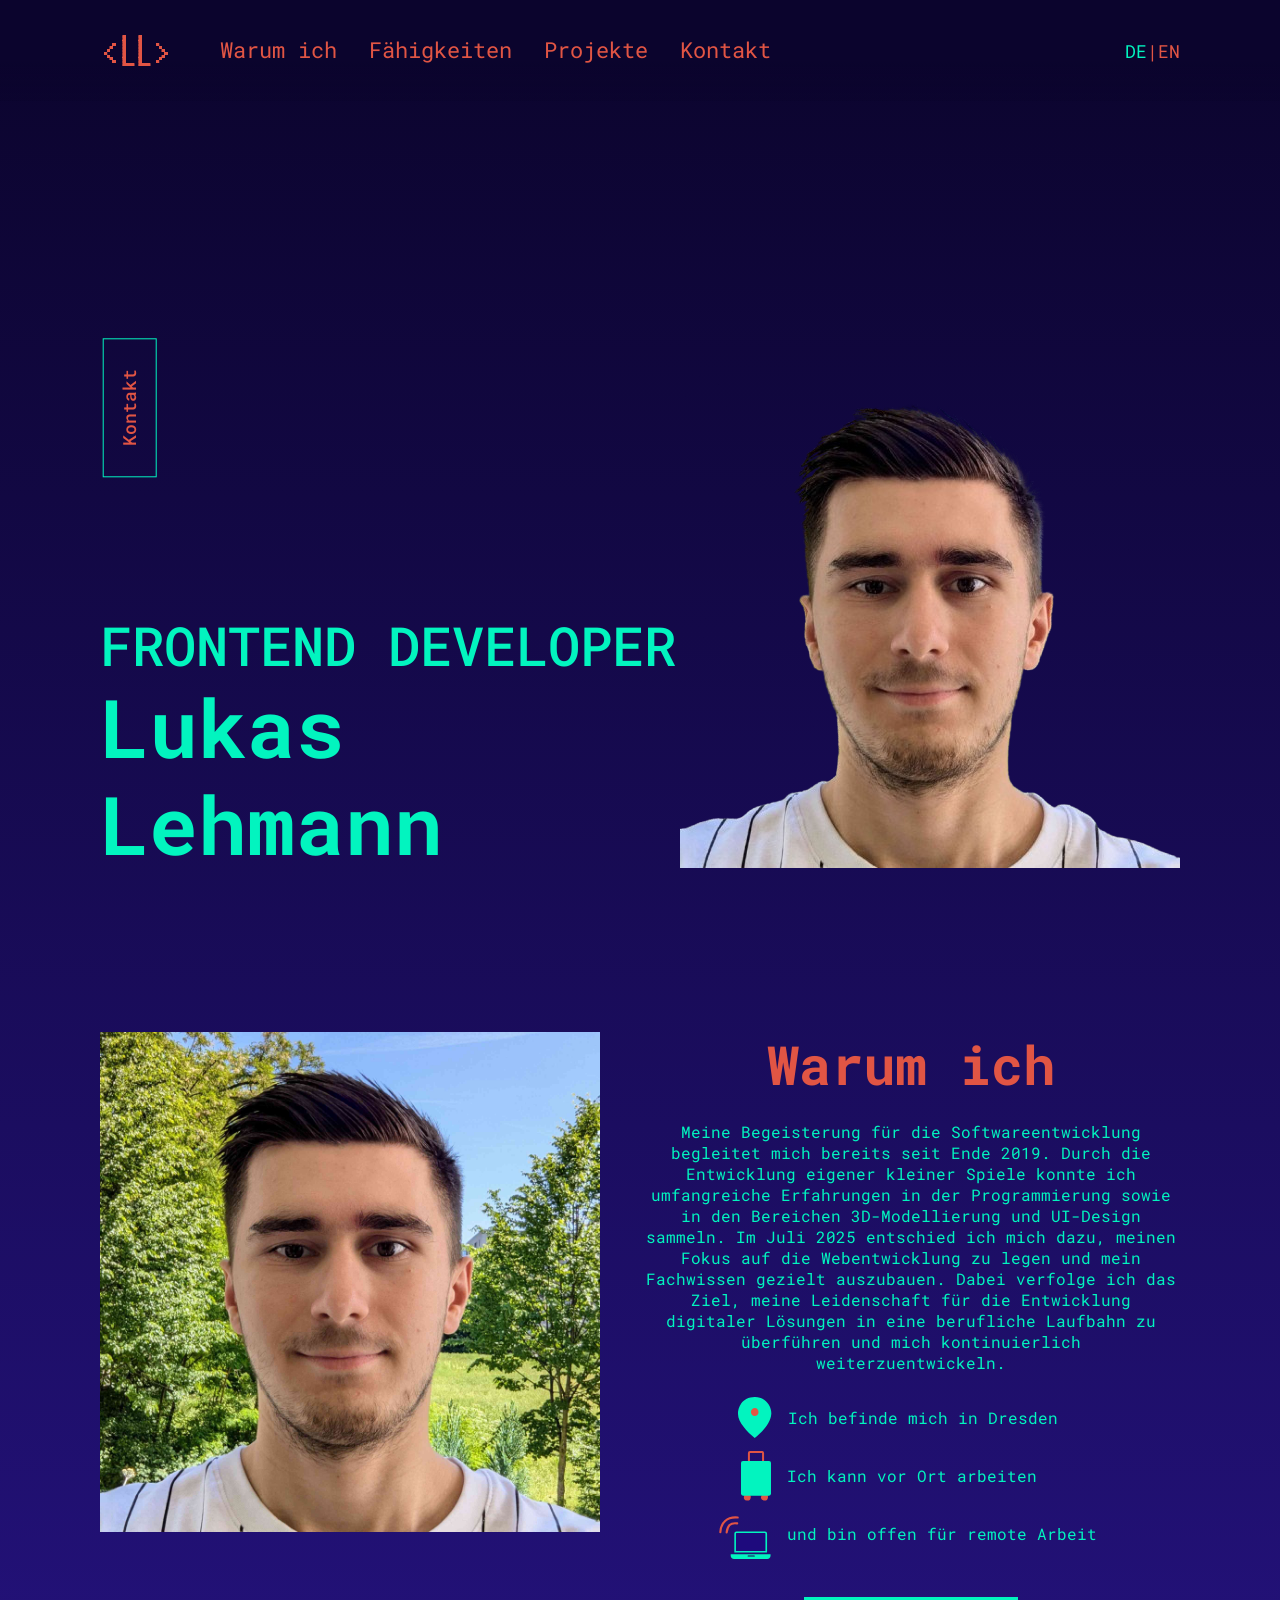
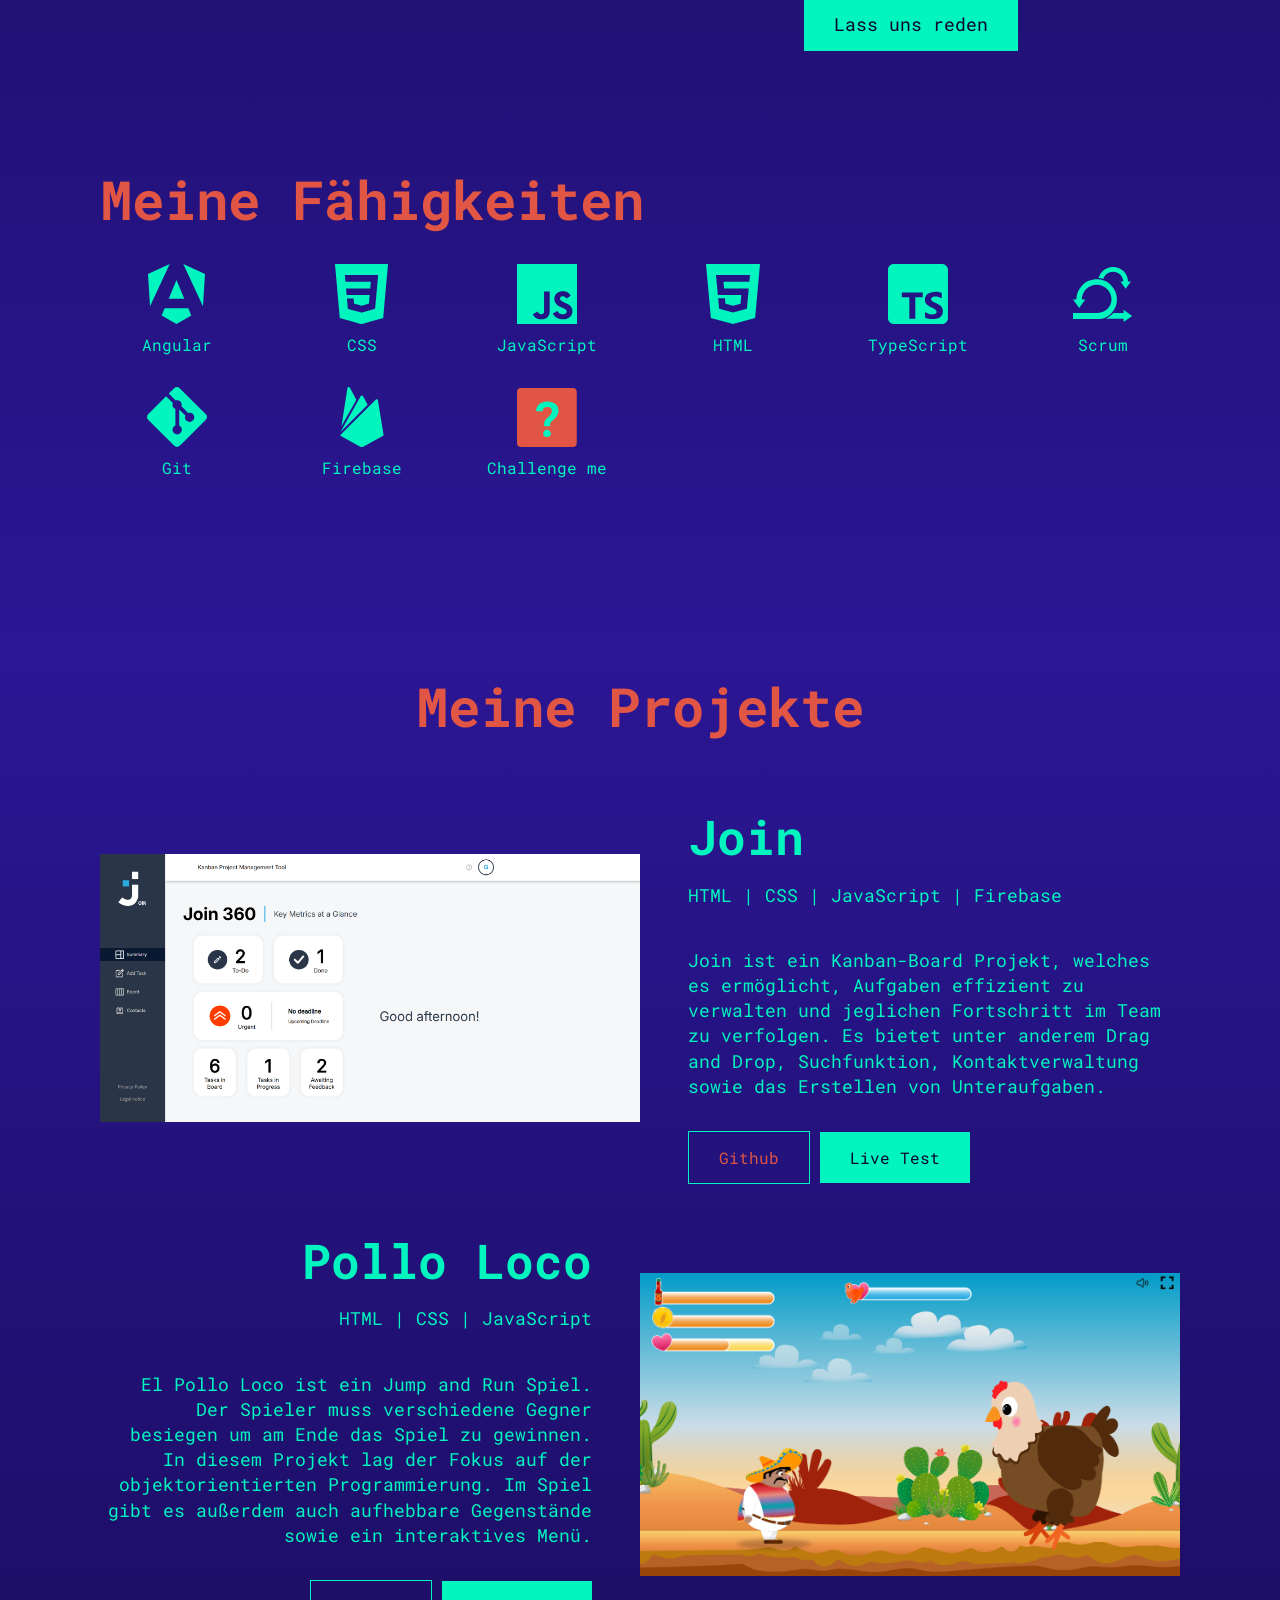
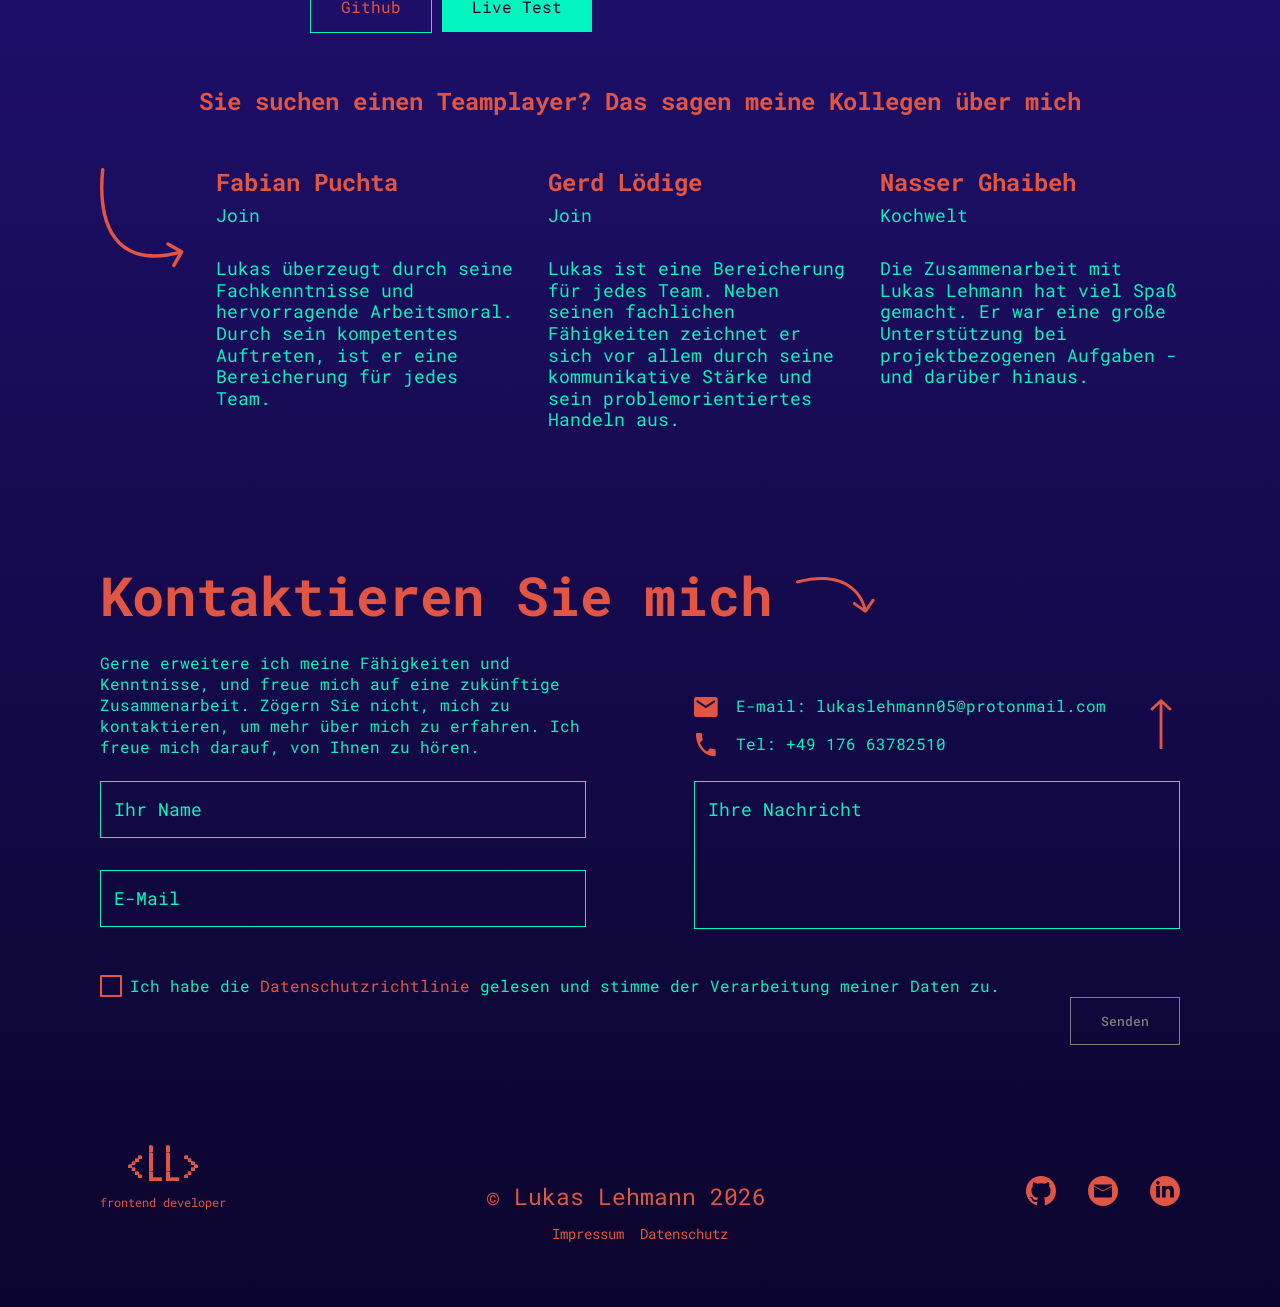
<file: index.html>
<!DOCTYPE html>
<html lang="de">

<head>
    <meta charset="UTF-8">
    <meta name="viewport" content="width=device-width, initial-scale=1.0">
    <title>Lukas Lehmann</title>
    <link rel="stylesheet" href="./style.css">
    <link rel="stylesheet" href="./style/content.css">
    <link rel="stylesheet" href="./style/header_footer.css">
    <link rel="stylesheet" href="./style/responsive.css">
    <link rel="stylesheet" href="./style/header_footer_responsive.css">
    <link rel="shortcut icon" href="./img/icons/favicon.png" type="image/x-icon">
</head>

<body onload="init()">
    <header id="header">
        <div class="header-content">
            <div class="language-selector-burger">
                <a class="language-text current-language" href="index.html">DE</a>
                <p>|</p>
                <a class="language-text" href="./en/index.html">EN</a>
            </div>
            <div class="nav-bar" id="nav_bar">
                <p><a href="#hero_section">&lt;LL&gt;</a></p>
                <nav class="nav-links">
                    <a href="#about_section highlight" id="nav_about_section" onclick="toggleBurgerMenu()">Warum ich</a>
                    <a href="#skill_section highlight" id="nav_skill_section"
                        onclick="toggleBurgerMenu()">Fähigkeiten</a>
                    <a href="#project_section highlight" id="nav_project_section"
                        onclick="toggleBurgerMenu()">Projekte</a>
                    <a href="#contact_section highlight" id="nav_contact_section"
                        onclick="toggleBurgerMenu()">Kontakt</a>
                </nav>
            </div>
            <div class="language-selector">
                <a class="language-text current-language" href="index.html">DE</a>
                <p>|</p>
                <a class="language-text" href="./en/index.html">EN</a>
            </div>

            <img src="./img/icons/burger_closed.svg" alt="burger menu" class="burger-menu" onclick="toggleBurgerMenu()"
                id="burger_menu">
        </div>
    </header>

    <main>
        <div class="main-content">
            <section class="hero-section" id="hero_section">
                <a class="scroll-down hover-green" href="#about_section highlight">
                    <img src="./img/icons/arrow_down.svg" alt="arrow down">
                </a>
                <a class="contact-button" href="#footer">
                    Kontakt
                </a>
                <div class="hero-content">
                    <div class="h1-section">
                        <p>FRONTEND DEVELOPER</p>
                        <h1>Lukas Lehmann</h1>
                    </div>

                    <div>
                        <img src="./img/lukaslehmann_no_bg.png" alt="Lukas Lehmann" class="hero-section-image">
                    </div>
                </div>
            </section>
            <section class="about-section" id="about_section highlight">
                <img src="./img/lukaslehmann.jpg" alt="Lukas Lehmann" class="hide-1100">
                <div class="about-content">
                    <h2 class="about-title">Warum ich</h2>
                    <p class="about-info-text">Meine Begeisterung für die Softwareentwicklung begleitet mich bereits
                        seit Ende 2019. Durch die Entwicklung eigener kleiner Spiele konnte ich umfangreiche Erfahrungen
                        in der Programmierung sowie in den Bereichen 3D-Modellierung und UI-Design sammeln.
                        Im Juli 2025 entschied ich mich dazu, meinen Fokus auf die Webentwicklung zu legen und mein
                        Fachwissen gezielt auszubauen. Dabei verfolge ich das Ziel, meine Leidenschaft für die
                        Entwicklung digitaler Lösungen in eine berufliche Laufbahn zu überführen und mich kontinuierlich
                        weiterzuentwickeln.
                    </p>
                    <section class="about-details">
                        <img src="./img/icons/arrow_curved_down.svg" alt="arrow"
                            class="about-mobile-arrow align-arrow-left">

                        <div class="about-details-column location-column">
                            <h3 class="hide-1350">Ich</h3>
                            <div class="about-icon-container">
                                <div class="location-icon-section">
                                    <img src="./img/icons/location.svg" alt="location icon"
                                        class="about-icons hide-hover">
                                    <img src="./img/icons/location_marker_hover.svg" alt="location hover icon"
                                        class="about-icons show-hover">
                                </div>
                                <p id="location">befinde mich <br> in Dresden</p>
                            </div>
                        </div>

                        <div class="about-details-column relocate-column">
                            <img src="./img/icons/arrow_curved_down.svg" alt="arrow" class="hide-1350">
                            <div class="about-icon-container">
                                <img src="./img/icons/icon_relocate.svg" alt="relocate icon" class="about-icons">
                                <p id="relocate">oder arbeit<br> vor Ort</p>
                            </div>
                        </div>

                        <div class="about-details-column remote-column">
                            <div class="about-icon-container">
                                <img src="./img/icons/icon_remote.svg" alt="remote icon"
                                    class="about-icons hide-remote">
                                <img src="./img/icons/remote_hover.svg" alt="remote hover icon"
                                    class="about-icons show-remote">
                                <p id="remote">offen für <br> remote Arbeit</p>
                                <img src="./img/icons/arrow_curved_up.svg" alt="arrow" class="hide-1350">
                            </div>

                            <img src="./img/icons/arrow_curved_down_2.svg" alt="arrow" class="hide-1350">
                        </div>

                        <img src="./img/icons/arrow_curved_left.svg" alt="arrow"
                            class="about-mobile-arrow align-arrow-right">

                        <div class="about-contact">
                            <a class="about-contact-button" href="#contact_section highlight">Lass uns reden</a>
                        </div>
                    </section>
                </div>
            </section>
            <section class="skill-section" id="skill_section highlight">
                <h2>Meine Fähigkeiten</h2>
                <div class="all-skills">
                    <div class="language-card">
                        <img src="./img/icons_languages/angular.svg" alt="angular">
                        <p>Angular</p>
                    </div>

                    <div class="language-card">
                        <img src="./img/icons_languages/css.svg" alt="css">
                        <p>CSS</p>
                    </div>

                    <div class="language-card">
                        <img src="./img/icons_languages/javascript.svg" alt="javascript">
                        <p>JavaScript</p>
                    </div>

                    <div class="language-card">
                        <img src="./img/icons_languages/html.svg" alt="html">
                        <p>HTML</p>
                    </div>

                    <div class="language-card">
                        <img src="./img/icons_languages/typescript.svg" alt="typescript">
                        <p>TypeScript</p>
                    </div>

                    <div class="language-card">
                        <img src="./img/icons_languages/scrum.svg" alt="scrum">
                        <p>Scrum</p>
                    </div>

                    <div class="language-card">
                        <img src="./img/icons_languages/git.svg" alt="git">
                        <p>Git</p>
                    </div>

                    <div class="language-card">
                        <img src="./img/icons_languages/firebase.svg" alt="firebase">
                        <p>Firebase</p>
                    </div>

                    <div class="language-card challenge-card">
                        <img src="./img/icons_languages/other_skill.svg" alt="challenge me">
                        <p>Challenge me</p>
                        <img src="./img/icons/arrow_down_curved.svg" alt="arrow" class="challenge-arrow">
                    </div>
                </div>

                <div class="language-subtext">
                    <p>Ich lerne gerne jederzeit neue Technologien und Fähigkeiten, gebt mir gerne Bescheid.</p>
                </div>
            </section>
            <section class="project-section" id="project_section highlight">
                <h2>Meine Projekte</h2>

                <div class="projects">
                    <section class="project-card">
                        <img src="./img/project_img/join_preview.png" alt="join project image">
                        <div>
                            <h3 class="project-title">Join</h3>
                            <p class="project-languages">HTML | CSS | JavaScript | Firebase</p>
                            <p>Join ist ein Kanban-Board Projekt, welches es ermöglicht, Aufgaben effizient zu verwalten
                                und jeglichen Fortschritt im Team zu verfolgen.
                                Es bietet unter anderem Drag and Drop, Suchfunktion, Kontaktverwaltung sowie das
                                Erstellen von Unteraufgaben.
                            </p>
                            <div class="project-links">
                                <a href="https://github.com/LukasLehmann05/Join" class="github-button"
                                    target="_blank">Github</a>
                                <a href="https://join.lukas-lehmann.eu/" class="live-test-button" target="_blank">Live
                                    Test</a>
                            </div>
                        </div>
                    </section>

                    <section class="project-card row-reverse">
                        <img src="./img/project_img/pollo_loco_preview.png" alt="pollo loco project image">
                        <div class="align-right">
                            <h3 class="project-title">Pollo Loco</h3>
                            <p class="project-languages">HTML | CSS | JavaScript</p>
                            <p>El Pollo Loco ist ein Jump and Run Spiel. Der Spieler muss verschiedene Gegner besiegen
                                um am Ende das Spiel zu gewinnen. In diesem Projekt lag der Fokus auf der
                                objektorientierten Programmierung. Im Spiel gibt es außerdem auch aufhebbare Gegenstände
                                sowie ein interaktives Menü.</p>
                            <div class="project-links">
                                <a href="https://github.com/LukasLehmann05/El-Pollo-Loco" class="github-button"
                                    target="_blank">Github</a>
                                <a href="https://pollo-loco.lukas-lehmann.eu/" class="live-test-button"
                                    target="_blank">Live Test</a>
                            </div>
                        </div>
                    </section>
                </div>

                <h4 class="colleague-feedback hide-mobile">Sie suchen einen Teamplayer? Das sagen meine Kollegen über
                    mich</h4>
                <div class="colleague-feedback display-mobile">
                    <h4>Sie suchen einen Teamplayer?</h4>
                    <p>Das sagen meine Kollegen über mich</p>
                </div>

                <div class="feedback-cards">
                    <img src="./img/icons/arrow_curved_right.svg" alt="arrow" class="feedback-arrow">

                    <section class="feedback-card">
                        <h4>
                            Fabian Puchta
                        </h4>
                        <p>
                            Join
                        </p>
                        <p class="feedback-text">
                            Lukas überzeugt durch seine Fachkenntnisse und hervorragende Arbeitsmoral. Durch sein
                            kompetentes Auftreten, ist er eine Bereicherung für jedes Team.
                        </p>
                    </section>

                    <section class="feedback-card">
                        <h4>
                            Gerd Lödige
                        </h4>
                        <p>
                            Join
                        </p>
                        <p class="feedback-text">
                            Lukas ist eine Bereicherung für jedes Team. Neben seinen fachlichen Fähigkeiten zeichnet er
                            sich vor allem durch seine kommunikative Stärke und sein problemorientiertes Handeln aus.
                        </p>
                    </section>

                    <section class="feedback-card">
                        <h4>
                            Nasser Ghaibeh
                        </h4>
                        <p>
                            Kochwelt
                        </p>
                        <p class="feedback-text">
                            Die Zusammenarbeit mit Lukas Lehmann hat viel Spaß gemacht. Er war eine große Unterstützung
                            bei projektbezogenen Aufgaben - und darüber hinaus.
                        </p>
                    </section>
                </div>

            </section>
            <section class="contact-section" id="contact_section highlight">
                <div class="contact-section-title">
                    <h2>Kontaktieren Sie mich</h2>
                    <img src="./img/icons/arrow_down_right.svg" alt="">
                </div>
                <div class="contact-info">
                    <div class="contact-links-section">
                        <p class="contact-info-text">Gerne erweitere ich meine Fähigkeiten und Kenntnisse, und freue
                            mich auf eine zukünftige Zusammenarbeit.
                            Zögern Sie nicht, mich zu kontaktieren, um mehr über mich zu erfahren. Ich freue mich
                            darauf, von Ihnen zu hören.
                        </p>
                        <div class="contact-info-right">
                            <div class="contact-links">
                                <a href="mailto:lukaslehmann05@protonmail.com">
                                    <img src="./img/icons/icon_mail.svg" alt="mail_icon" class="contact-img">
                                    <p>E-mail: lukaslehmann05@protonmail.com</p>
                                </a>
                                <a href="tel:+4917663782510">
                                    <img src="./img/icons/icon_phone.svg" alt="phone_icon" class="contact-img">
                                    <p>Tel: +49 176 63782510</p>
                                </a>
                            </div>

                            <a href="#hero_section">
                                <img src="./img/icons/arrow_up.svg" alt="scroll up" class="scroll-up">
                            </a>
                        </div>
                    </div>
                </div>
                <form class="contact-form">
                    <div class="text-input-section">
                        <div class="form-input-left">
                            <div>
                                <div class="input-container" id="input_section_name">
                                    <input type="text" placeholder="Ihr Name" id="name_input" class="contact-input"
                                        onclick="removeWrongInput('name')" onblur="checkName(name_input.value)">
                                </div>
                                <p id="validate_text_name">Bitte gib deinen Namen an.</p>
                            </div>
                            <div>
                                <div class="input-container" id="input_section_email">
                                    <input type="email" placeholder="E-Mail" id="email_input" class="contact-input"
                                        onclick="removeWrongInput('email')" onblur="checkEmail(email_input.value)">
                                </div>
                                <p id="validate_text_email">Bitte gib deine E-Mail-Adresse an.</p>
                            </div>
                        </div>

                        <div class="message-section" id="message_section">
                            <div class="message-section-input input-container" id="input_section_message"
                                onclick="removeWrongInput('message')">
                                <textarea class="message-input" placeholder="Ihre Nachricht" id="message_input"
                                    onblur="checkMessage(message_input.value)"></textarea>
                            </div>
                            <p id="validate_text_message">Bitte teilen Sie mir Ihr Anliegen mit.</p>
                        </div>
                    </div>

                    <div class="submit-section">
                        <div class="legal-requirement">
                            <div class="guidlines-checkbox" id="guidlines_checkbox" onclick="toggleCheck()">
                                <p>&#x2714;</p>
                            </div>
                            <p>Ich habe die <a href="./de/privacy_policy.html">Datenschutzrichtlinie</a> gelesen und
                                stimme der
                                Verarbeitung meiner
                                Daten zu.</p>
                        </div>
                        <div class="submit-button-section">
                            <button type="button" class="submit-button" id="submit_button"
                                onclick="submitContact()">Senden</button>
                        </div>
                    </div>
                </form>
            </section>
        </div>
    </main>

    <footer id="footer">
        <div class="footer-content">
            <section class="footer-info">
                <div class="abbreviation-section">
                    <p class="abbreviation"><a href="./index.html">&lt;LL&gt;</a></p>
                    <p class="abbreviation-subtext">frontend developer</p>
                </div>
                <p class="copyright-text">
                    © Lukas Lehmann 2026
                </p>
                <div class="footer-links">
                    <a href="https://github.com/LukasLehmann05" target="_blank">
                        <img src="./img/icons/icon_github.svg" alt="github" class="hover-green">
                    </a>
                    <a href="mailto:lukaslehmann05@protonmail.com" target="_blank">
                        <img src="./img/icons/icon_mail_round.svg" alt="mail" class="hover-green">
                    </a>
                    <a href="https://www.linkedin.com/in/lukas-lehmann-b7b5683bb/" target="_blank">
                        <img src="./img/icons/icon_linkedin.svg" alt="linkedin" class="hover-green">
                    </a>
                </div>
            </section>

            <section class="legal-links">
                <a href="./de/legal_notice.html">Impressum</a>
                <a href="./de/privacy_policy.html">Datenschutz</a>
            </section>
        </div>
    </footer>

    <dialog id="response_overlay" class="response-overlay">
        <div class="overlay-title">
            <h2>Vielen Dank!</h2>
        </div>
        <p>Ihre Nachricht wurde versendet. Ich werde mich in Kürze bei ihnen melden.</p>
    </dialog>

</body>

<script src="./js/contact.js"></script>
<script src="./js/template.js"></script>
<script src="./js/section_highlight.js"></script>
<script src="./js/observer_handler.js"></script>
<script src="./js/responsive_text_handler.js"></script>
<script src="./script.js"></script>

</html>
</file>
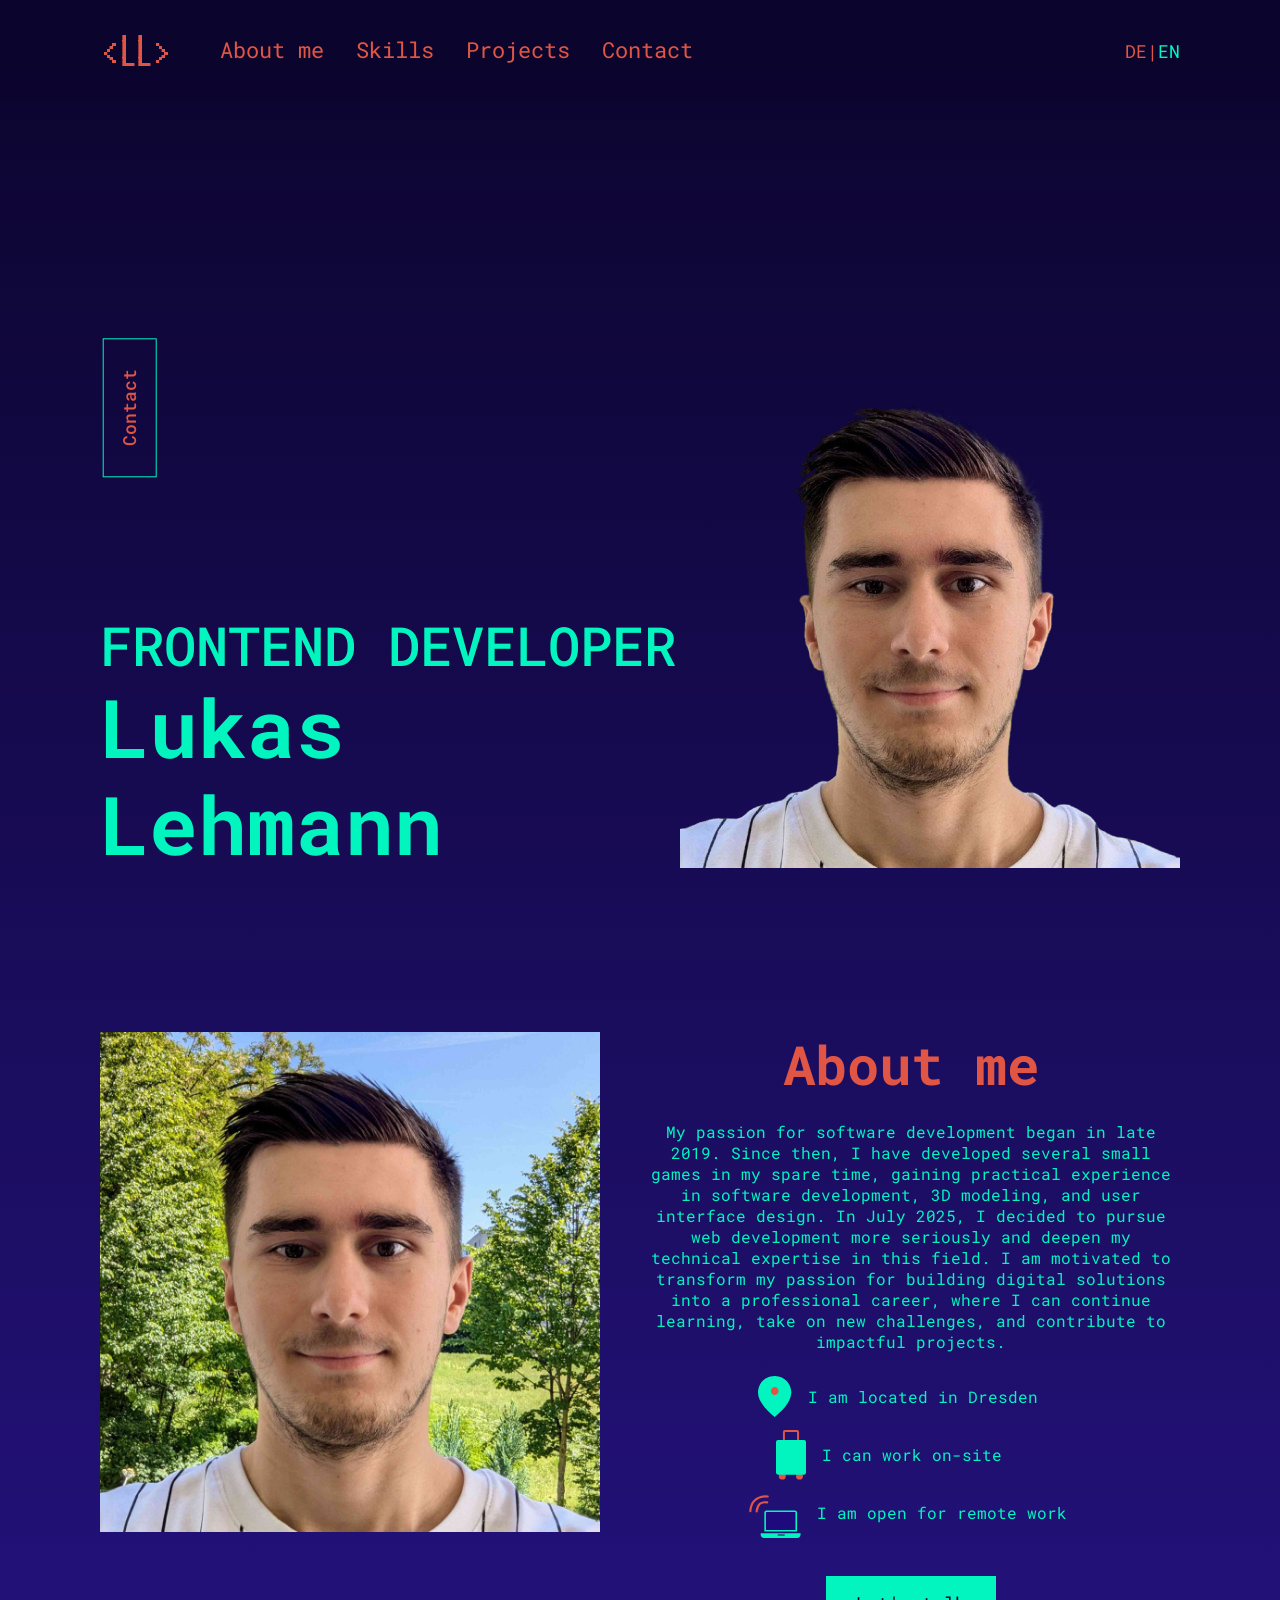
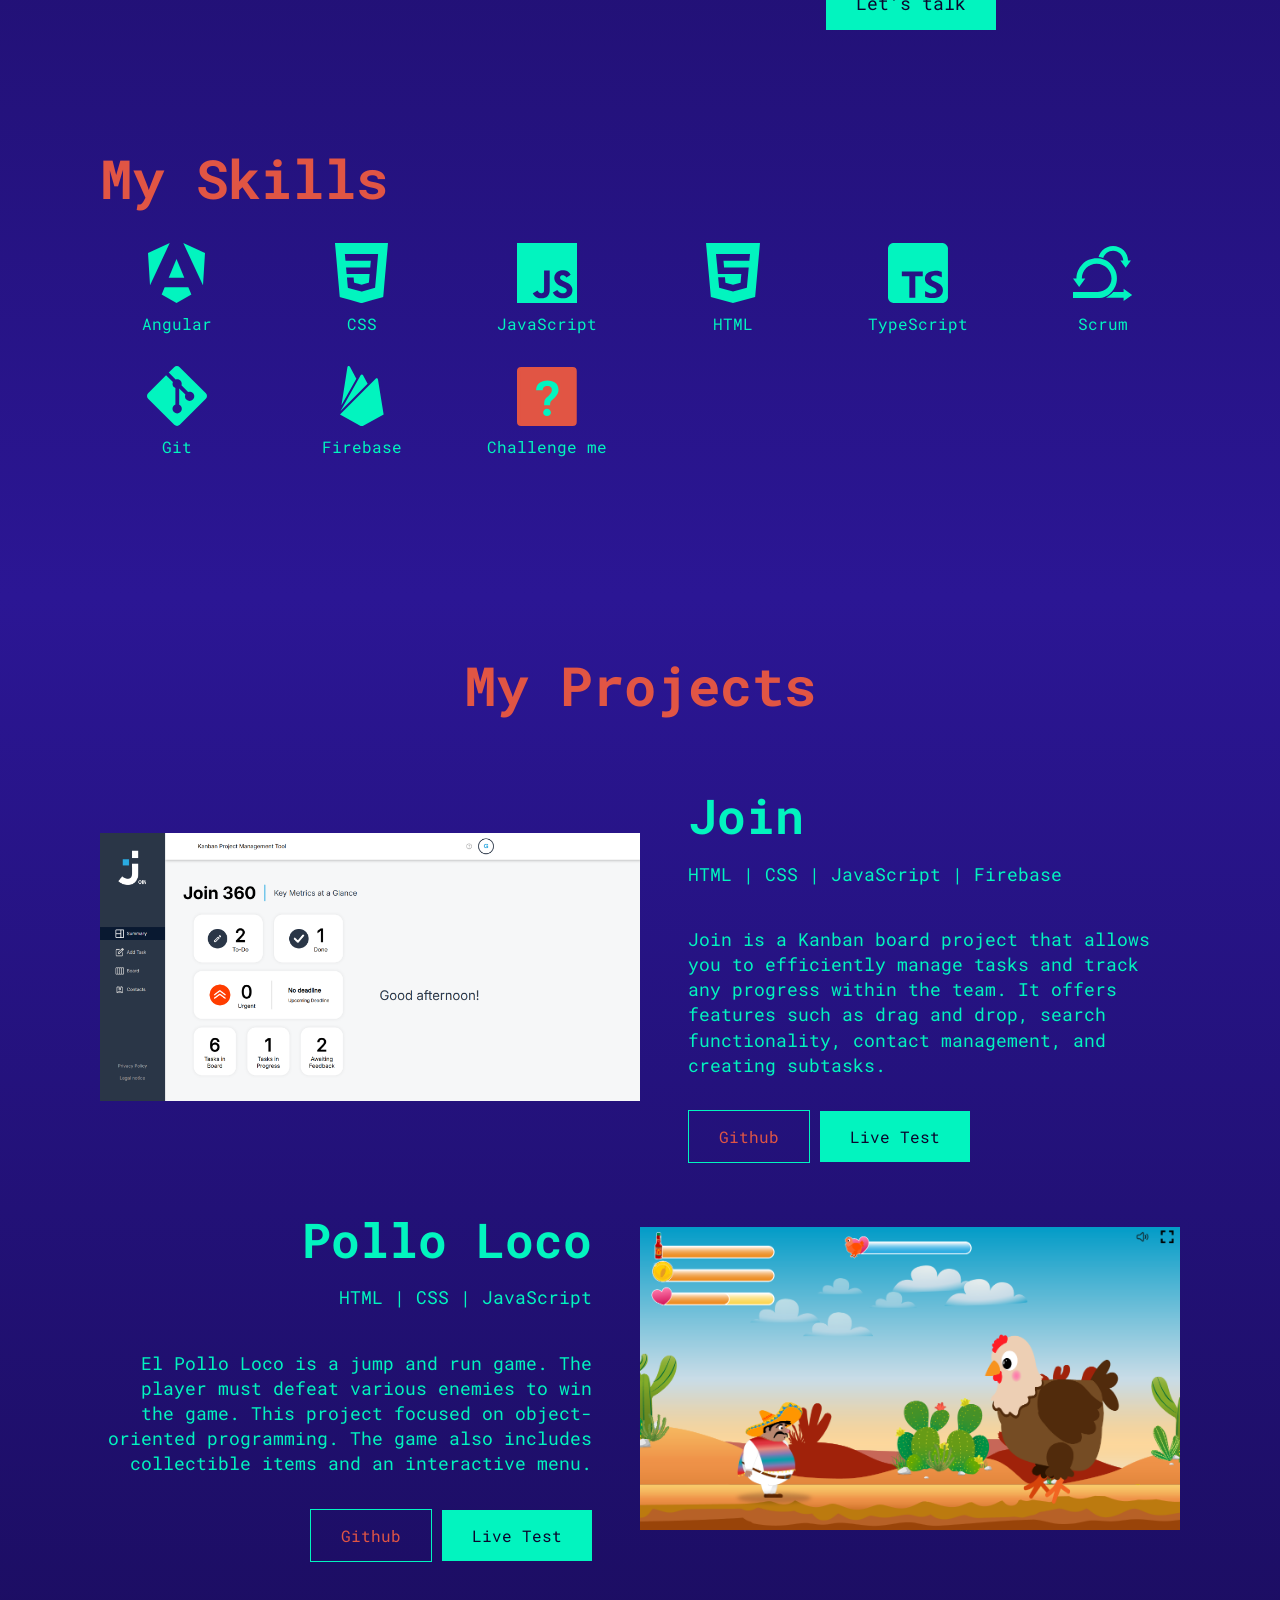
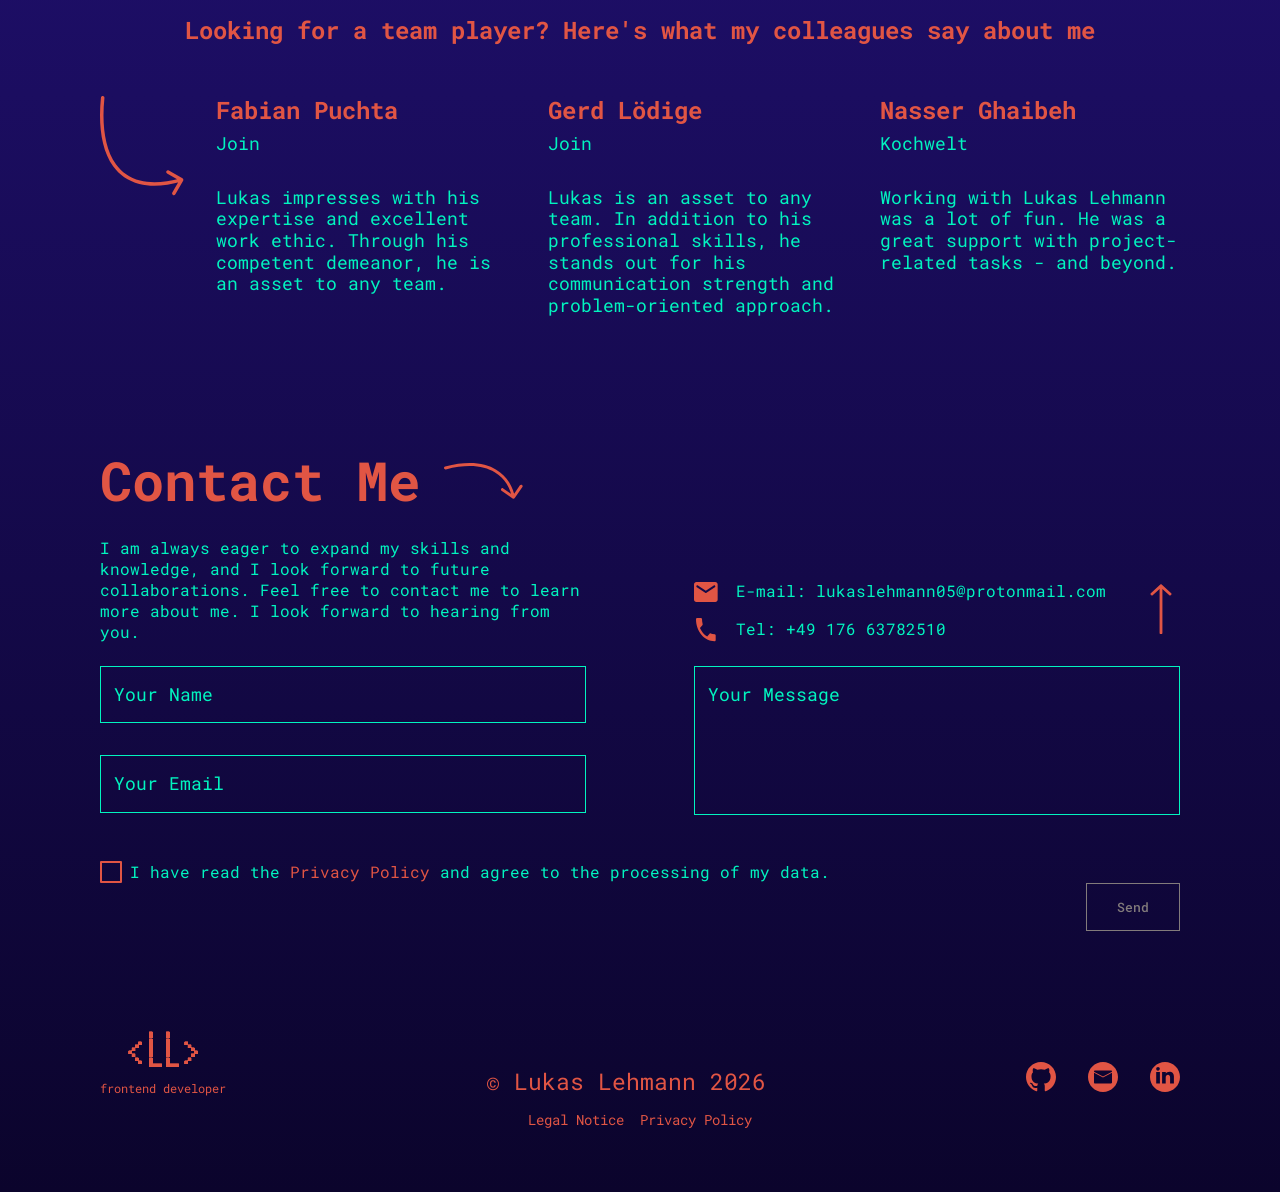
<file: en/index.html>
<!DOCTYPE html>
<html lang="en">

<head>
    <meta charset="UTF-8">
    <meta name="viewport" content="width=device-width, initial-scale=1.0">
    <title>Lukas Lehmann</title>
    <link rel="stylesheet" href="../style.css">
    <link rel="stylesheet" href="../style/content.css">
    <link rel="stylesheet" href="../style/header_footer.css">
    <link rel="stylesheet" href="../style/responsive.css">
    <link rel="stylesheet" href="../style/header_footer_responsive.css">
    <link rel="shortcut icon" href="../img/icons/favicon.png" type="image/x-icon">
</head>

<body onload="init()">
    <header id="header">
        <div class="header-content">
            <div class="language-selector-burger">
                <a class="language-text" href="../index.html">DE</a>
                <p>|</p>
                <a class="language-text current-language" href="index.html">EN</a>
            </div>
            <div class="nav-bar" id="nav_bar">
                <p><a href="#hero_section">&lt;LL&gt;</a></p>
                <nav class="nav-links">
                    <a href="#about_section highlight" id="nav_about_section" onclick="toggleBurgerMenu()">About me</a>
                    <a href="#skill_section highlight" id="nav_skill_section" onclick="toggleBurgerMenu()">Skills</a>
                    <a href="#project_section highlight" id="nav_project_section"
                        onclick="toggleBurgerMenu()">Projects</a>
                    <a href="#contact_section highlight" id="nav_contact_section"
                        onclick="toggleBurgerMenu()">Contact</a>
                </nav>
            </div>
            <div class="language-selector">
                <a class="language-text" href="../index.html">DE</a>
                <p>|</p>
                <a class="language-text current-language" href="index.html">EN</a>
            </div>

            <img src="../img/icons/burger_closed.svg" alt="burger menu" class="burger-menu" onclick="toggleBurgerMenu()"
                id="burger_menu">
        </div>
    </header>

    <main>
        <div class="main-content">
            <section class="hero-section" id="hero_section">
                <a class="scroll-down hover-green" href="#about_section highlight">
                    <img src="../img/icons/arrow_down.svg" alt="arrow down">
                </a>
                <a class="contact-button" href="#footer">
                    Contact
                </a>
                <div class="hero-content">
                    <div class="h1-section">
                        <p>FRONTEND DEVELOPER</p>
                        <h1>Lukas Lehmann</h1>
                    </div>

                    <div>
                        <img src="../img/lukaslehmann_no_bg.png" alt="Lukas Lehmann" class="hero-section-image">
                    </div>
                </div>
            </section>
            <section class="about-section" id="about_section highlight">
                <img src="../img/lukaslehmann.jpg" alt="Lukas Lehmann" class="hide-1100">
                <div class="about-content">
                    <h2 class="about-title">About me</h2>
                    <p class="about-info-text">My passion for software development began in late 2019. Since then, I
                        have developed several small games in my spare time, gaining practical experience in software
                        development, 3D modeling, and user interface design.
                        In July 2025, I decided to pursue web development more seriously and deepen my technical
                        expertise in this field. I am motivated to transform my passion for building digital solutions
                        into a professional career, where I can continue learning, take on new challenges, and
                        contribute to impactful projects.
                    </p>
                    <section class="about-details">
                        <img src="../img/icons/arrow_curved_down.svg" alt="arrow"
                            class="about-mobile-arrow align-arrow-left">

                        <div class="about-details-column location-column">
                            <h3 class="hide-1350">I am</h3>
                            <div class="about-icon-container">
                                <div class="location-icon-section">
                                    <img src="../img/icons/location.svg" alt="location icon"
                                        class="about-icons hide-hover">
                                    <img src="../img/icons/location_marker_hover.svg" alt="location hover icon"
                                        class="about-icons show-hover">
                                </div>
                                <p id="location">located in <br> Dresden</p>
                            </div>
                        </div>

                        <div class="about-details-column relocate-column">
                            <img src="../img/icons/arrow_curved_down.svg" alt="arrow" class="hide-1350">
                            <div class="about-icon-container">
                                <img src="../img/icons/icon_relocate.svg" alt="relocate icon" class="about-icons">
                                <p id="relocate">or work<br> on-site</p>
                            </div>
                        </div>

                        <div class="about-details-column remote-column">
                            <div class="about-icon-container">
                                <img src="../img/icons/icon_remote.svg" alt="remote icon"
                                    class="about-icons hide-remote">
                                <img src="../img/icons/remote_hover.svg" alt="remote hover icon"
                                    class="about-icons show-remote">
                                <p id="remote">open for <br> remote work</p>
                                <img src="../img/icons/arrow_curved_up.svg" alt="arrow" class="hide-1350">
                            </div>

                            <img src="../img/icons/arrow_curved_down_2.svg" alt="arrow" class="hide-1350">
                        </div>

                        <img src="../img/icons/arrow_curved_left.svg" alt="arrow"
                            class="about-mobile-arrow align-arrow-right">

                        <div class="about-contact">
                            <a class="about-contact-button" href="#contact_section highlight">Let's talk</a>
                        </div>
                    </section>
                </div>
            </section>
            <section class="skill-section" id="skill_section highlight">
                <h2>My Skills</h2>
                <div class="all-skills">
                    <div class="language-card">
                        <img src="../img/icons_languages/angular.svg" alt="angular">
                        <p>Angular</p>
                    </div>

                    <div class="language-card">
                        <img src="../img/icons_languages/css.svg" alt="css">
                        <p>CSS</p>
                    </div>

                    <div class="language-card">
                        <img src="../img/icons_languages/javascript.svg" alt="javascript">
                        <p>JavaScript</p>
                    </div>

                    <div class="language-card">
                        <img src="../img/icons_languages/html.svg" alt="html">
                        <p>HTML</p>
                    </div>

                    <div class="language-card">
                        <img src="../img/icons_languages/typescript.svg" alt="typescript">
                        <p>TypeScript</p>
                    </div>

                    <div class="language-card">
                        <img src="../img/icons_languages/scrum.svg" alt="scrum">
                        <p>Scrum</p>
                    </div>

                    <div class="language-card">
                        <img src="../img/icons_languages/git.svg" alt="git">
                        <p>Git</p>
                    </div>

                    <div class="language-card">
                        <img src="../img/icons_languages/firebase.svg" alt="firebase">
                        <p>Firebase</p>
                    </div>

                    <div class="language-card challenge-card">
                        <img src="../img/icons_languages/other_skill.svg" alt="challenge me">
                        <p>Challenge me</p>
                        <img src="../img/icons/arrow_down_curved.svg" alt="arrow" class="challenge-arrow">
                    </div>
                </div>

                <div class="language-subtext">
                    <p>I am always eager to learn new technologies and skills, feel free to let me know.</p>
                </div>
            </section>
            <section class="project-section" id="project_section highlight">
                <h2>My Projects</h2>

                <div class="projects">
                    <section class="project-card">
                        <img src="../img/project_img/join_preview.png" alt="join project image">
                        <div>
                            <h3 class="project-title">Join</h3>
                            <p class="project-languages">HTML | CSS | JavaScript | Firebase</p>
                            <p>Join is a Kanban board project that allows you to efficiently manage tasks
                                and track any progress within the team.
                                It offers features such as drag and drop, search functionality, contact management, and
                                creating subtasks.
                            </p>
                            <div class="project-links">
                                <a href="https://github.com/LukasLehmann05/Join" class="github-button"
                                    target="_blank">Github</a>
                                <a href="https://join.lukas-lehmann.eu/" class="live-test-button" target="_blank">Live
                                    Test</a>
                            </div>
                        </div>
                    </section>

                    <section class="project-card row-reverse">
                        <img src="../img/project_img/pollo_loco_preview.png" alt="pollo loco project image">
                        <div class="align-right">
                            <h3 class="project-title">Pollo Loco</h3>
                            <p class="project-languages">HTML | CSS | JavaScript</p>
                            <p>El Pollo Loco is a jump and run game. The player must defeat various enemies
                                to win the game. This project focused on object-oriented programming. The game also
                                includes collectible items
                                and an interactive menu.</p>
                            <div class="project-links">
                                <a href="https://github.com/LukasLehmann05/El-Pollo-Loco" class="github-button"
                                    target="_blank">Github</a>
                                <a href="https://pollo-loco.lukas-lehmann.eu/" class="live-test-button"
                                    target="_blank">Live Test</a>
                            </div>
                        </div>
                    </section>
                </div>

                <h4 class="colleague-feedback hide-mobile">Looking for a team player? Here's what my colleagues say
                    about me</h4>
                <div class="colleague-feedback display-mobile">
                    <h4>Need a team player?</h4>
                    <p>Here's what my colleagues say about me</p>
                </div>

                <div class="feedback-cards">
                    <img src="../img/icons/arrow_curved_right.svg" alt="arrow" class="feedback-arrow">

                    <section class="feedback-card">
                        <h4>
                            Fabian Puchta
                        </h4>
                        <p>
                            Join
                        </p>
                        <p class="feedback-text">
                            Lukas impresses with his expertise and excellent work ethic. Through his
                            competent demeanor, he is an asset to any team.
                        </p>
                    </section>

                    <section class="feedback-card">
                        <h4>
                            Gerd Lödige
                        </h4>
                        <p>
                            Join
                        </p>
                        <p class="feedback-text">
                            Lukas is an asset to any team. In addition to his professional skills, he stands out for his
                            communication strength and problem-oriented approach.
                        </p>
                    </section>

                    <section class="feedback-card">
                        <h4>
                            Nasser Ghaibeh
                        </h4>
                        <p>
                            Kochwelt
                        </p>
                        <p class="feedback-text">
                            Working with Lukas Lehmann was a lot of fun. He was a great support
                            with project-related tasks - and beyond.
                        </p>
                    </section>
                </div>

            </section>
            <section class="contact-section" id="contact_section highlight">
                <div class="contact-section-title">
                    <h2>Contact Me</h2>
                    <img src="../img/icons/arrow_down_right.svg" alt="">
                </div>
                <div class="contact-info">
                    <div class="contact-links-section">
                        <p class="contact-info-text">I am always eager to expand my skills and knowledge, and I look
                            forward to future collaborations.
                            Feel free to contact me to learn more about me. I look forward to hearing from you.
                        </p>
                        <div class="contact-info-right">
                            <div class="contact-links">
                                <a href="mailto:lukaslehmann05@protonmail.com">
                                    <img src="../img/icons/icon_mail.svg" alt="mail_icon" class="contact-img">
                                    <p>E-mail: lukaslehmann05@protonmail.com</p>
                                </a>
                                <a href="tel:+4917663782510">
                                    <img src="../img/icons/icon_phone.svg" alt="phone_icon" class="contact-img">
                                    <p>Tel: +49 176 63782510</p>
                                </a>
                            </div>

                            <a href="#hero_section">
                                <img src="../img/icons/arrow_up.svg" alt="scroll up" class="scroll-up">
                            </a>
                        </div>
                    </div>
                </div>
                <form class="contact-form">
                    <div class="text-input-section">
                        <div class="form-input-left">
                            <div>
                                <div class="input-container" id="input_section_name">
                                    <input type="text" placeholder="Your Name" id="name_input" class="contact-input"
                                        onclick="removeWrongInput('name')" onblur="checkName(name_input.value)">
                                </div>
                                <p id="validate_text_name">Please enter your name.</p>
                            </div>
                            <div>
                                <div class="input-container" id="input_section_email">
                                    <input type="email" placeholder="Your Email" id="email_input" class="contact-input"
                                        onclick="removeWrongInput('email')" onblur="checkEmail(email_input.value)">
                                </div>
                                <p id="validate_text_email">Please enter your email address.</p>
                            </div>
                        </div>

                        <div class="message-section" id="message_section">
                            <div class="message-section-input input-container" id="input_section_message"
                                onclick="removeWrongInput('message')">
                                <textarea class="message-input" placeholder="Your Message" id="message_input"
                                    onblur="checkMessage(message_input.value)"></textarea>
                            </div>
                            <p id="validate_text_message">Please enter your message.</p>
                        </div>
                    </div>

                    <div class="submit-section">
                        <div class="legal-requirement">
                            <div class="guidlines-checkbox" id="guidlines_checkbox" onclick="toggleCheck()">
                                <p>&#x2714;</p>
                            </div>
                            <label for="guidlines_checkbox">I have read the <a href="./privacy_policy_en.html">Privacy
                                    Policy</a> and agree to the processing of my
                                data.</label>
                        </div>
                        <div class="submit-button-section">
                            <button type="button" class="submit-button" id="submit_button"
                                onclick="submitContact()">Send</button>
                        </div>
                    </div>
                </form>
            </section>
        </div>
    </main>

    <footer id="footer">
        <div class="footer-content">
            <section class="footer-info">
                <div class="abbreviation-section">
                    <p class="abbreviation"><a href="./index.html">&lt;LL&gt;</a></p>
                    <p class="abbreviation-subtext">frontend developer</p>
                </div>
                <p class="copyright-text">
                    © Lukas Lehmann 2026
                </p>
                <div class="footer-links">
                    <a href="https://github.com/LukasLehmann05" target="_blank">
                        <img src="../img/icons/icon_github.svg" alt="github" class="hover-green">
                    </a>
                    <a href="mailto:lukaslehmann05@protonmail.com" target="_blank">
                        <img src="../img/icons/icon_mail_round.svg" alt="mail" class="hover-green">
                    </a>
                    <a href="https://www.linkedin.com/in/lukas-lehmann-b7b5683bb/" target="_blank">
                        <img src="../img/icons/icon_linkedin.svg" alt="linkedin" class="hover-green">
                    </a>
                </div>
            </section>

            <section class="legal-links">
                <a href="./legal_notice_en.html">Legal Notice</a>
                <a href="./privacy_policy_en.html">Privacy Policy</a>
            </section>
        </div>
    </footer>

    <dialog id="response_overlay" class="response-overlay">
        <div class="overlay-title">
            <h2>Thank you!</h2>
        </div>
        <p>Your message has been sent. I will get back to you shortly.</p>
    </dialog>

</body>
<script src="../js/contact.js"></script>
<script src="../js/template.js"></script>
<script src="../js/section_highlight.js"></script>
<script src="../js/observer_handler.js"></script>
<script src="../js/responsive_text_handler.js"></script>
<script src="../script.js"></script>

</html>
</file>
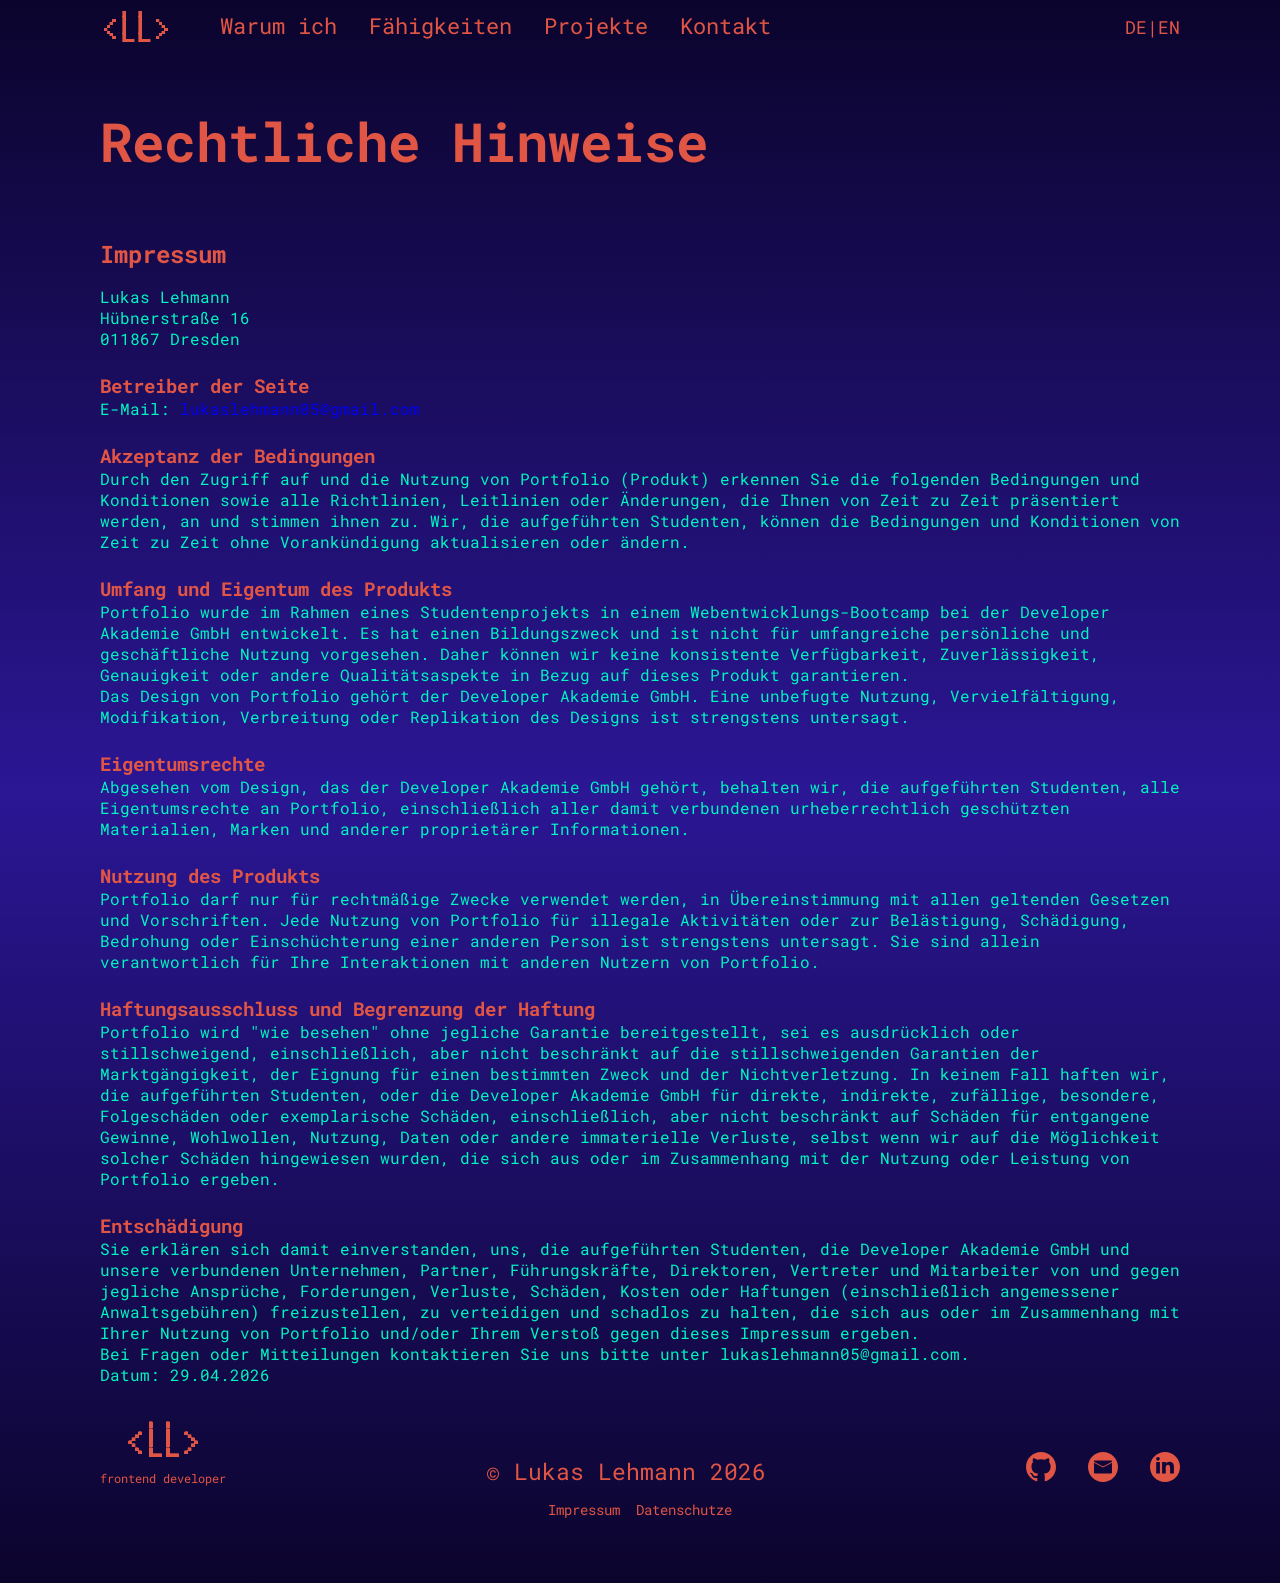
<file: de/impressum.html>
<!DOCTYPE html>
<html lang="de">

<head>
    <meta charset="UTF-8">
    <meta name="viewport" content="width=device-width, initial-scale=1.0">
    <title>Impressum</title>
    <link rel="stylesheet" href="../style.css">
    <link rel="stylesheet" href="../style/impressum.css">
</head>

<body>
    <header>
        <div class="header-content">
            <div class="nav-bar">
                <p>&lt;LL&gt;</p>
                <nav class="nav-links">
                    <a href="#about_section">Warum ich</a>
                    <a href="#skill_section">Fähigkeiten</a>
                    <a href="#project_section">Projekte</a>
                    <a href="#contact_section">Kontakt</a>
                </nav>
            </div>
            <div class="language-selector">
                <p class="language-text">DE</p>
                <p>|</p>
                <p class="language-text">EN</p>
            </div>
        </div>
    </header>

    <main>
        <div class="main-content">
            <section class="legal-section">
                <h1>Rechtliche Hinweise</h1>
            </section>

            <section class="legal-section">
                <h2>Impressum</h2>
                <p>Lukas Lehmann</p>
                <p>Hübnerstraße 16</p>
                <p>011867 Dresden</p>
            </section>

            <section class="legal-section">
                <h3>Betreiber der Seite</h3>
                <p>E-Mail: <a href="mailto:lukaslehmann05@gmail.com">lukaslehmann05@gmail.com</a></p>
            </section>

            <section class="legal-section">
                <h3>Akzeptanz der Bedingungen</h3>
                <p>Durch den Zugriff auf und die Nutzung von Portfolio (Produkt) erkennen Sie die folgenden
                    Bedingungen
                    und Konditionen sowie alle Richtlinien, Leitlinien oder Änderungen, die Ihnen von Zeit zu Zeit
                    präsentiert werden, an und stimmen ihnen zu. Wir, die aufgeführten Studenten, können die
                    Bedingungen
                    und Konditionen von Zeit zu Zeit ohne Vorankündigung aktualisieren oder ändern.</p>
            </section>

            <section class="legal-section">
                <h3>Umfang und Eigentum des Produkts</h3>
                <p>Portfolio wurde im Rahmen eines Studentenprojekts in einem Webentwicklungs-Bootcamp bei der Developer
                    Akademie GmbH entwickelt. Es hat einen Bildungszweck und ist nicht für umfangreiche persönliche und
                    geschäftliche Nutzung vorgesehen. Daher können wir keine konsistente Verfügbarkeit, Zuverlässigkeit,
                    Genauigkeit oder andere Qualitätsaspekte in Bezug auf dieses Produkt garantieren.</p>

                <p>Das Design von Portfolio gehört der Developer Akademie GmbH. Eine unbefugte Nutzung,
                    Vervielfältigung, Modifikation, Verbreitung oder Replikation des Designs ist strengstens untersagt.
                </p>
            </section>

            <section class="legal-section">
                <h3>Eigentumsrechte</h3>
                <p>Abgesehen vom Design, das der Developer Akademie GmbH gehört, behalten wir, die aufgeführten
                    Studenten, alle Eigentumsrechte an Portfolio, einschließlich aller damit verbundenen
                    urheberrechtlich geschützten Materialien, Marken und anderer proprietärer Informationen.</p>
            </section>

            <section class="legal-section">
                <h3>Nutzung des Produkts</h3>
                <p>Portfolio darf nur für rechtmäßige Zwecke verwendet werden, in Übereinstimmung mit allen geltenden
                    Gesetzen und Vorschriften. Jede Nutzung von Portfolio für illegale Aktivitäten oder zur Belästigung,
                    Schädigung, Bedrohung oder Einschüchterung einer anderen Person ist strengstens untersagt. Sie sind
                    allein verantwortlich für Ihre Interaktionen mit anderen Nutzern von Portfolio.</p>
            </section>

            <section class="legal-section">
                <h3>Haftungsausschluss und Begrenzung der Haftung</h3>
                <p>Portfolio wird "wie besehen" ohne jegliche Garantie bereitgestellt, sei es ausdrücklich oder
                    stillschweigend, einschließlich, aber nicht beschränkt auf die stillschweigenden Garantien der
                    Marktgängigkeit, der Eignung für einen bestimmten Zweck und der Nichtverletzung. In keinem Fall
                    haften wir, die aufgeführten Studenten, oder die Developer Akademie GmbH für direkte, indirekte,
                    zufällige, besondere, Folgeschäden oder exemplarische Schäden, einschließlich, aber nicht beschränkt
                    auf Schäden für entgangene Gewinne, Wohlwollen, Nutzung, Daten oder andere immaterielle Verluste,
                    selbst wenn wir auf die Möglichkeit solcher Schäden hingewiesen wurden, die sich aus oder im
                    Zusammenhang mit der Nutzung oder Leistung von Portfolio ergeben.</p>
            </section>

            <section class="legal-section">
                <h3>Entschädigung</h3>
                <p>Sie erklären sich damit einverstanden, uns, die aufgeführten Studenten, die Developer Akademie GmbH
                    und unsere verbundenen Unternehmen, Partner, Führungskräfte, Direktoren, Vertreter und Mitarbeiter
                    von und gegen jegliche Ansprüche, Forderungen, Verluste, Schäden, Kosten oder Haftungen
                    (einschließlich angemessener Anwaltsgebühren) freizustellen, zu verteidigen und schadlos zu halten,
                    die sich aus oder im Zusammenhang mit Ihrer Nutzung von Portfolio und/oder Ihrem Verstoß gegen
                    dieses Impressum ergeben.</p>

                    <p>Bei Fragen oder Mitteilungen kontaktieren Sie uns bitte unter <a href="mailto:lukaslehmann05@gmail.com"></a>lukaslehmann05@gmail.com</a>.</p>
                    <p>Datum: 29.04.2026</p>
            </section>
        </div>
    </main>

    <footer>
        <div class="footer-content">
            <section class="footer-info">
                <div class="abbreviation-section">
                    <p class="abbreviation">&lt;LL&gt;</p>
                    <p class="abbreviation-subtext">frontend developer</p>
                </div>
                <p class="copyright-text">
                    © Lukas Lehmann 2026
                </p>
                <div class="footer-links">
                    <a href="https://github.com/LukasLehmann05">
                        <img src="../img/icons/icon_github.svg" alt="github" class="hover-green">
                    </a>
                    <a href="#">
                        <img src="../img/icons/icon_mail_round.svg" alt="mail" class="hover-green">
                    </a>
                    <a href="https://www.linkedin.com/in/lukas-lehmann-b7b5683bb/">
                        <img src="../img/icons/icon_linkedin.svg" alt="linkedin" class="hover-green">
                    </a>
                </div>
            </section>

            <section class="legal-links">
                <a href="#">Impressum</a>
                <a href="#">Datenschutze</a>
            </section>
        </div>
    </footer>
</body>

</html>
</file>
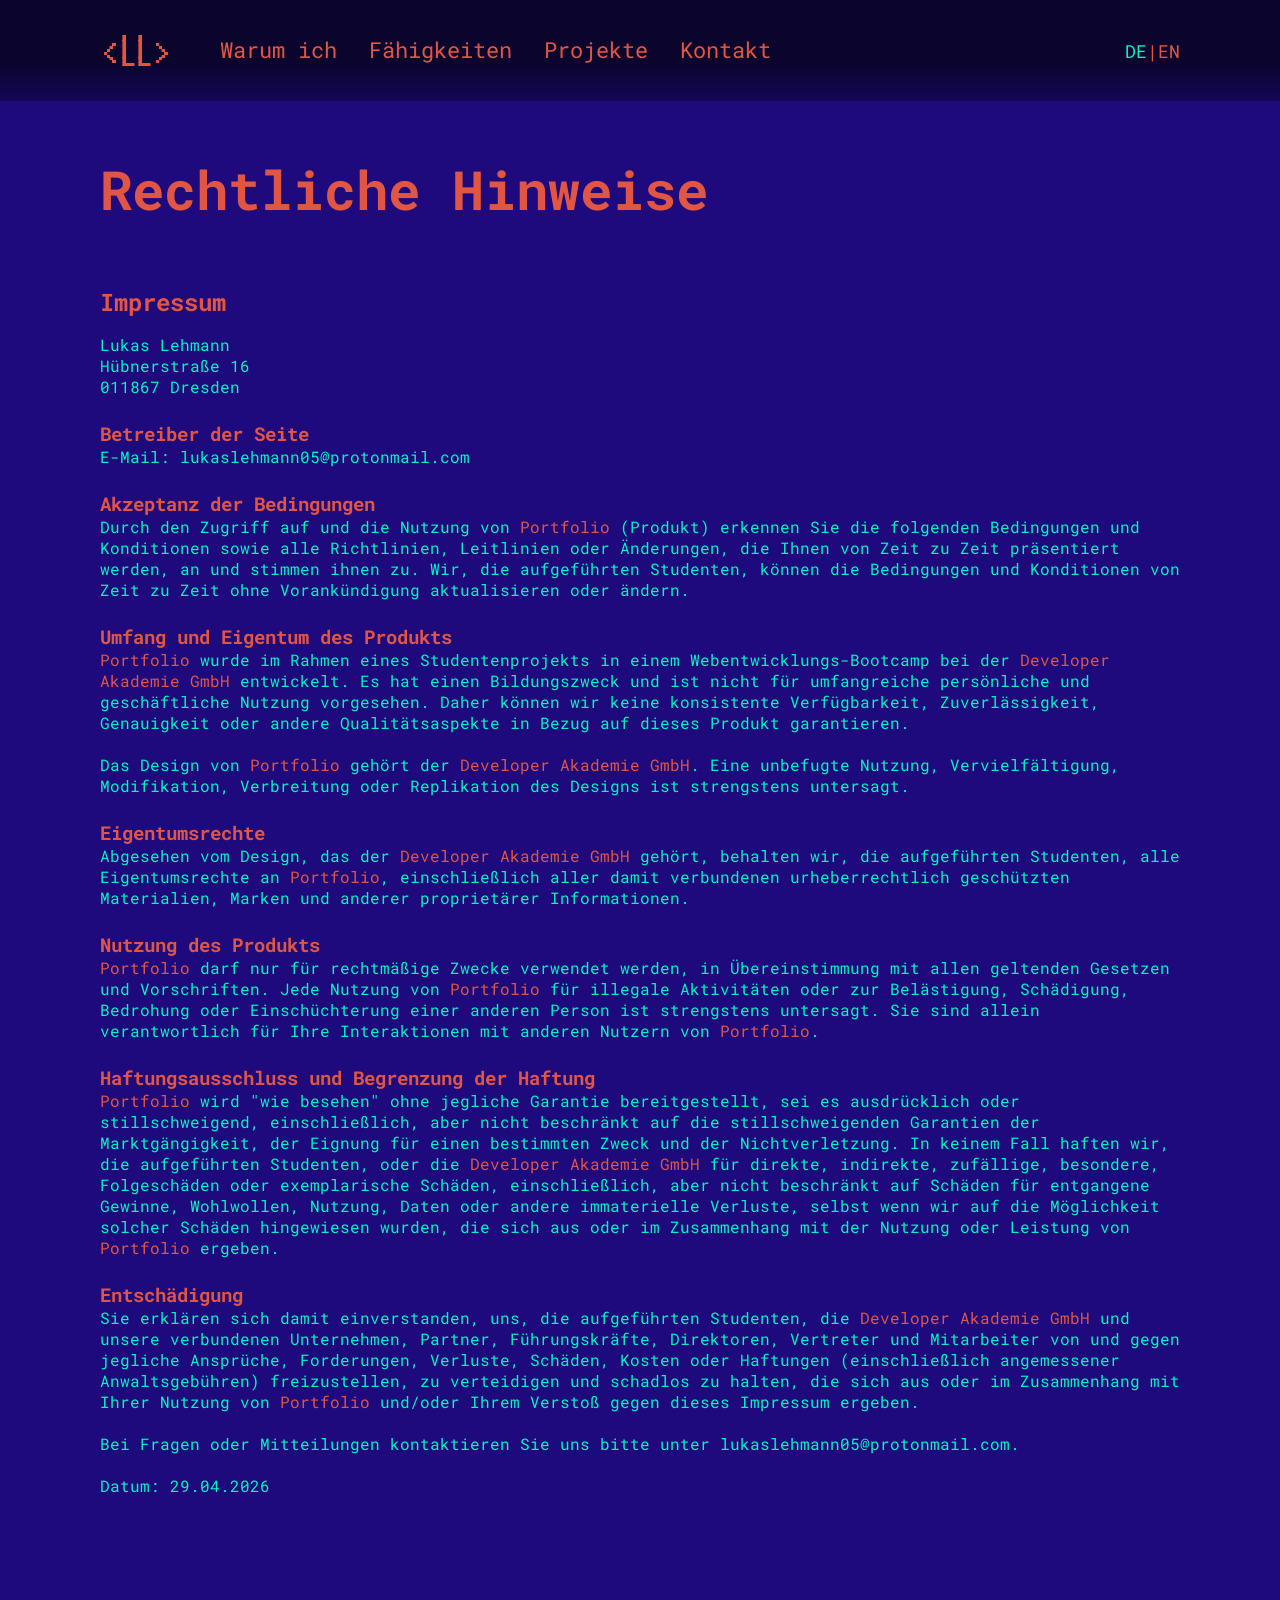
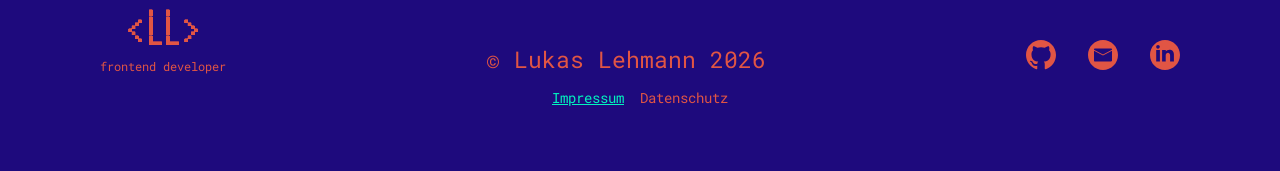
<file: de/legal_notice.html>
<!DOCTYPE html>
<html lang="de">

<head>
    <meta charset="UTF-8">
    <meta name="viewport" content="width=device-width, initial-scale=1.0">
    <title>Impressum</title>
    <link rel="stylesheet" href="../style.css">
    <link rel="stylesheet" href="../style/header_footer.css">
    <link rel="stylesheet" href="../style/legal_notice.css">
    <link rel="stylesheet" href="../style/legal_notice_responsive.css">
    <link rel="stylesheet" href="../style/header_footer_responsive.css">
    <link rel="shortcut icon" href="../img/icons/favicon.png" type="image/x-icon">
</head>

<body>
    <header id="header">
        <div class="header-content">
            <div class="language-selector-burger">
                <a class="language-text current-language" href="../de/legal_notice.html">DE</a>
                <p>|</p>
                <a class="language-text" href="../en/legal_notice_en.html">EN</a>
            </div>
            <div class="nav-bar" id="nav_bar">
                <p><a href="../index.html">&lt;LL&gt;</a></p>
                <nav class="nav-links">
                    <a href="../index.html#about_section highlight" onclick="toggleBurgerMenu()">Warum ich</a>
                    <a href="../index.html#skill_section highlight" onclick="toggleBurgerMenu()">Fähigkeiten</a>
                    <a href="../index.html#project_section highlight" onclick="toggleBurgerMenu()">Projekte</a>
                    <a href="../index.html#contact_section highlight" onclick="toggleBurgerMenu()">Kontakt</a>
                </nav>
            </div>
            <div class="language-selector">
                <a class="language-text current-language" href="../de/legal_notice.html">DE</a>
                <p>|</p>
                <a class="language-text" href="../en/legal_notice_en.html">EN</a>
            </div>
            
            <img src="../img/icons/burger_closed.svg" alt="burger menu" class="burger-menu" onclick="toggleBurgerMenu()"
                id="burger_menu">
        </div>
    </header>

    <main>
        <div class="main-content spacer-bottom">
            <section class="legal-section">
                <h1>Rechtliche Hinweise</h1>
            </section>

            <section class="legal-section">
                <h2>Impressum</h2>
                <p>Lukas Lehmann</p>
                <p>Hübnerstraße 16</p>
                <p>011867 Dresden</p>
            </section>

            <section class="legal-section">
                <h3>Betreiber der Seite</h3>
                <p>E-Mail: <a href="mailto:lukaslehmann05@protonmail.com">lukaslehmann05@protonmail.com</a></p>
            </section>

            <section class="legal-section">
                <h3>Akzeptanz der Bedingungen</h3>
                <p>Durch den Zugriff auf und die Nutzung von <span class="text-orange">Portfolio</span> (Produkt)
                    erkennen Sie die folgenden
                    Bedingungen
                    und Konditionen sowie alle Richtlinien, Leitlinien oder Änderungen, die Ihnen von Zeit zu Zeit
                    präsentiert werden, an und stimmen ihnen zu. Wir, die aufgeführten Studenten, können die
                    Bedingungen
                    und Konditionen von Zeit zu Zeit ohne Vorankündigung aktualisieren oder ändern.</p>
            </section>

            <section class="legal-section">
                <h3>Umfang und Eigentum des Produkts</h3>
                <p><span class="text-orange">Portfolio</span> wurde im Rahmen eines Studentenprojekts in einem
                    Webentwicklungs-Bootcamp bei der <span class="text-orange">Developer Akademie GmbH</span>
                    entwickelt. Es hat einen Bildungszweck und ist nicht für umfangreiche persönliche und
                    geschäftliche Nutzung vorgesehen. Daher können wir keine konsistente Verfügbarkeit, Zuverlässigkeit,
                    Genauigkeit oder andere Qualitätsaspekte in Bezug auf dieses Produkt garantieren.</p>
                <br>
                <p>Das Design von <span class="text-orange">Portfolio</span> gehört der <span
                        class="text-orange">Developer Akademie GmbH</span>. Eine unbefugte Nutzung,
                    Vervielfältigung, Modifikation, Verbreitung oder Replikation des Designs ist strengstens untersagt.
                </p>
            </section>

            <section class="legal-section">
                <h3>Eigentumsrechte</h3>
                <p>Abgesehen vom Design, das der <span class="text-orange">Developer Akademie GmbH</span> gehört,
                    behalten wir, die aufgeführten
                    Studenten, alle Eigentumsrechte an <span class="text-orange">Portfolio</span>, einschließlich aller
                    damit verbundenen
                    urheberrechtlich geschützten Materialien, Marken und anderer proprietärer Informationen.</p>
            </section>

            <section class="legal-section">
                <h3>Nutzung des Produkts</h3>
                <p><span class="text-orange">Portfolio</span> darf nur für rechtmäßige Zwecke verwendet werden, in
                    Übereinstimmung mit allen geltenden
                    Gesetzen und Vorschriften. Jede Nutzung von <span class="text-orange">Portfolio</span> für illegale
                    Aktivitäten oder zur Belästigung,
                    Schädigung, Bedrohung oder Einschüchterung einer anderen Person ist strengstens untersagt. Sie sind
                    allein verantwortlich für Ihre Interaktionen mit anderen Nutzern von <span
                        class="text-orange">Portfolio</span>.</p>
            </section>

            <section class="legal-section">
                <h3>Haftungsausschluss und Begrenzung der Haftung</h3>
                <p><span class="text-orange">Portfolio</span> wird "wie besehen" ohne jegliche Garantie bereitgestellt,
                    sei es ausdrücklich oder
                    stillschweigend, einschließlich, aber nicht beschränkt auf die stillschweigenden Garantien der
                    Marktgängigkeit, der Eignung für einen bestimmten Zweck und der Nichtverletzung. In keinem Fall
                    haften wir, die aufgeführten Studenten, oder die <span class="text-orange">Developer Akademie
                        GmbH</span> für direkte, indirekte,
                    zufällige, besondere, Folgeschäden oder exemplarische Schäden, einschließlich, aber nicht beschränkt
                    auf Schäden für entgangene Gewinne, Wohlwollen, Nutzung, Daten oder andere immaterielle Verluste,
                    selbst wenn wir auf die Möglichkeit solcher Schäden hingewiesen wurden, die sich aus oder im
                    Zusammenhang mit der Nutzung oder Leistung von <span class="text-orange">Portfolio</span> ergeben.
                </p>
            </section>

            <section class="legal-section">
                <h3>Entschädigung</h3>
                <p>Sie erklären sich damit einverstanden, uns, die aufgeführten Studenten, die <span
                        class="text-orange">Developer Akademie GmbH</span>
                    und unsere verbundenen Unternehmen, Partner, Führungskräfte, Direktoren, Vertreter und Mitarbeiter
                    von und gegen jegliche Ansprüche, Forderungen, Verluste, Schäden, Kosten oder Haftungen
                    (einschließlich angemessener Anwaltsgebühren) freizustellen, zu verteidigen und schadlos zu halten,
                    die sich aus oder im Zusammenhang mit Ihrer Nutzung von <span class="text-orange">Portfolio</span>
                    und/oder Ihrem Verstoß gegen
                    dieses Impressum ergeben.</p>
                <br>
                <p>Bei Fragen oder Mitteilungen kontaktieren Sie uns bitte unter <a
                        href="mailto:lukaslehmann05@protonmail.com"></a>lukaslehmann05@protonmail.com</a>.</p>
                <br>
                <p>Datum: 29.04.2026</p>
            </section>
        </div>
    </main>

    <footer>
        <div class="footer-content">
            <section class="footer-info">
                <div class="abbreviation-section">
                    <p class="abbreviation"><a href="../index.html">&lt;LL&gt;</a></p>
                    <p class="abbreviation-subtext">frontend developer</p>
                </div>
                <p class="copyright-text">
                    © Lukas Lehmann 2026
                </p>
                <div class="footer-links">
                        <a href="https://github.com/LukasLehmann05" target="_blank">
                        <img src="../img/icons/icon_github.svg" alt="github" class="hover-green">
                    </a>
                        <a href="mailto:lukaslehmann05@protonmail.com" target="_blank">
                        <img src="../img/icons/icon_mail_round.svg" alt="mail" class="hover-green">
                    </a>
                        <a href="https://www.linkedin.com/in/lukas-lehmann-b7b5683bb/" target="_blank">
                        <img src="../img/icons/icon_linkedin.svg" alt="linkedin" class="hover-green">
                    </a>
                </div>
            </section>

            <section class="legal-links">
                <a href="../de/legal_notice.html" class="selected">Impressum</a>
                <a href="../de/privacy_policy.html">Datenschutz</a>
            </section>
        </div>
    </footer>
</body>

<script src="../js/template.js"></script>
<script src="../script.js"></script>

</html>
</file>
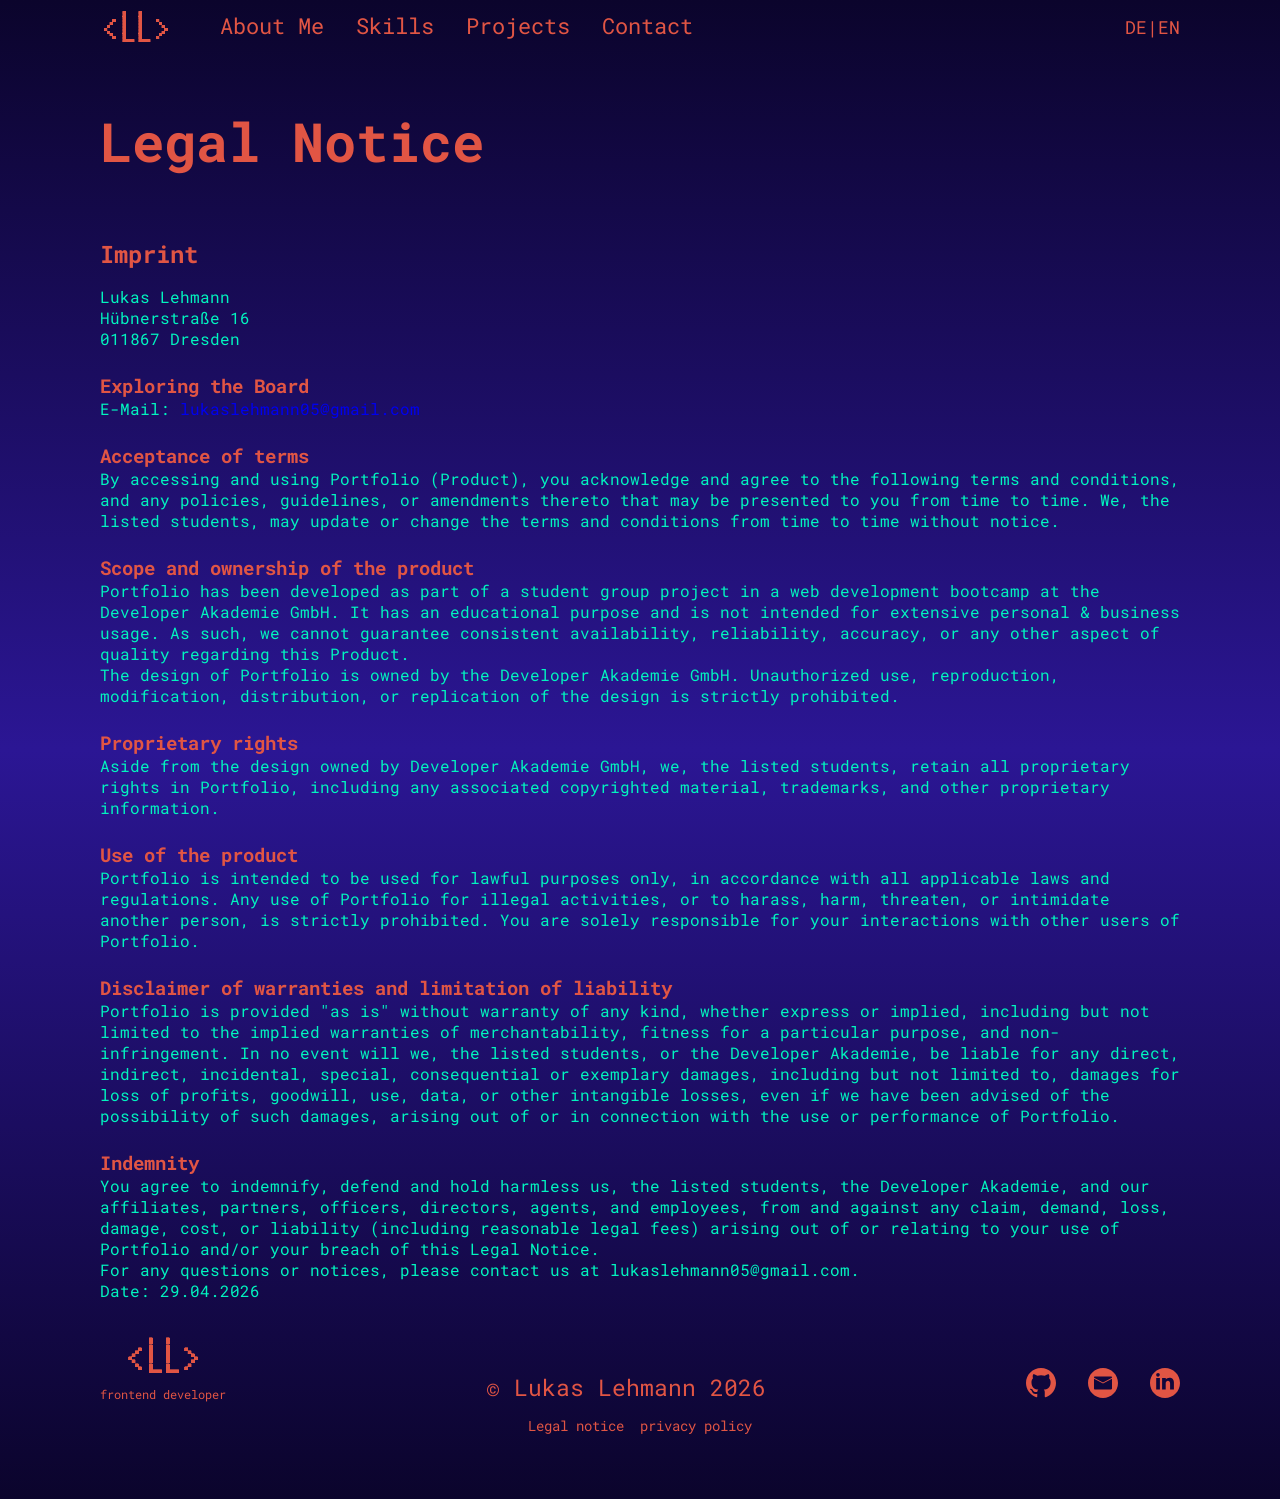
<file: en/impressum_en.html>
<!DOCTYPE html>
<html lang="de">

<head>
    <meta charset="UTF-8">
    <meta name="viewport" content="width=device-width, initial-scale=1.0">
    <title>Impressum</title>
    <link rel="stylesheet" href="../style.css">
    <link rel="stylesheet" href="../style/impressum.css">
</head>

<body>
    <header>
        <div class="header-content">
            <div class="nav-bar">
                <p>&lt;LL&gt;</p>
                <nav class="nav-links">
                    <a href="#about_section">About Me</a>
                    <a href="#skill_section">Skills</a>
                    <a href="#project_section">Projects</a>
                    <a href="#contact_section">Contact</a>
                </nav>
            </div>
            <div class="language-selector">
                <p class="language-text">DE</p>
                <p>|</p>
                <p class="language-text">EN</p>
            </div>
        </div>
    </header>

    <main>
        <div class="main-content">
            <section class="legal-section">
                <h1>Legal Notice</h1>
            </section>

            <section class="legal-section">
                <h2>Imprint</h2>
                <p>Lukas Lehmann</p>
                <p>Hübnerstraße 16</p>
                <p>011867 Dresden</p>
            </section>

            <section class="legal-section">
                <h3>Exploring the Board</h3>
                <p>E-Mail: <a href="mailto:lukaslehmann05@gmail.com">lukaslehmann05@gmail.com</a></p>
            </section>

            <section class="legal-section">
                <h3>Acceptance of terms</h3>
                <p>By accessing and using Portfolio (Product), you acknowledge and agree to the following terms and
                    conditions, and any policies, guidelines, or amendments thereto that may be presented to you from
                    time to time. We, the listed students, may update or change the terms and conditions from time to
                    time without notice.</p>
            </section>

            <section class="legal-section">
                <h3>Scope and ownership of the product</h3>
                <p>Portfolio has been developed as part of a student group project in a web development bootcamp at the
                    Developer Akademie GmbH. It has an educational purpose and is not intended for extensive personal &
                    business usage. As such, we cannot guarantee consistent availability, reliability, accuracy, or any
                    other aspect of quality regarding this Product.</p>

                <p>The design of Portfolio is owned by the Developer Akademie GmbH. Unauthorized use, reproduction,
                    modification, distribution, or replication of the design is strictly prohibited.
                </p>
            </section>

            <section class="legal-section">
                <h3>Proprietary rights</h3>
                <p>Aside from the design owned by Developer Akademie GmbH, we, the listed students, retain all
                    proprietary rights in Portfolio, including any associated copyrighted material, trademarks, and
                    other proprietary information.</p>
            </section>

            <section class="legal-section">
                <h3>Use of the product</h3>
                <p>Portfolio is intended to be used for lawful purposes only, in accordance with all applicable laws and
                    regulations. Any use of Portfolio for illegal activities, or to harass, harm, threaten, or
                    intimidate another person, is strictly prohibited. You are solely responsible for your interactions
                    with other users of Portfolio.</p>
            </section>

            <section class="legal-section">
                <h3>Disclaimer of warranties and limitation of liability</h3>
                <p>Portfolio is provided "as is" without warranty of any kind, whether express or implied, including but
                    not limited to the implied warranties of merchantability, fitness for a particular purpose, and
                    non-infringement. In no event will we, the listed students, or the Developer Akademie, be liable for
                    any direct, indirect, incidental, special, consequential or exemplary damages, including but not
                    limited to, damages for loss of profits, goodwill, use, data, or other intangible losses, even if we
                    have been advised of the possibility of such damages, arising out of or in connection with the use
                    or performance of Portfolio.</p>
            </section>

            <section class="legal-section">
                <h3>Indemnity</h3>
                <p>You agree to indemnify, defend and hold harmless us, the listed students, the Developer Akademie, and
                    our affiliates, partners, officers, directors, agents, and employees, from and against any claim,
                    demand, loss, damage, cost, or liability (including reasonable legal fees) arising out of or
                    relating to your use of Portfolio and/or your breach of this Legal Notice.</p>

                <p>For any questions or notices, please contact us at <a
                        href="mailto:lukaslehmann05@gmail.com"></a>lukaslehmann05@gmail.com.</a></p>
                <p>Date: 29.04.2026</p>
            </section>
        </div>
    </main>

    <footer>
        <div class="footer-content">
            <section class="footer-info">
                <div class="abbreviation-section">
                    <p class="abbreviation">&lt;LL&gt;</p>
                    <p class="abbreviation-subtext">frontend developer</p>
                </div>
                <p class="copyright-text">
                    © Lukas Lehmann 2026
                </p>
                <div class="footer-links">
                    <a href="https://github.com/LukasLehmann05">
                        <img src="../img/icons/icon_github.svg" alt="github" class="hover-green">
                    </a>
                    <a href="#">
                        <img src="../img/icons/icon_mail_round.svg" alt="mail" class="hover-green">
                    </a>
                    <a href="https://www.linkedin.com/in/lukas-lehmann-b7b5683bb/">
                        <img src="../img/icons/icon_linkedin.svg" alt="linkedin" class="hover-green">
                    </a>
                </div>
            </section>

            <section class="legal-links">
                <a href="#">Legal notice</a>
                <a href="#">privacy policy</a>
            </section>
        </div>
    </footer>
</body>

</html>
</file>
<file: style.css>
@font-face {
    font-family: "Roboto Mono";
    src: url(./fonts/Roboto_Mono/RobotoMono-VariableFont_wght.ttf);
}

@font-face {
    font-family: "Handjet";
    src: url(./fonts/Handjet/Handjet-VariableFont_ELGR\,ELSH\,wght.ttf);
}

:root {
    --text-green: #02F4BF;
    --text-orange: #E15544;
    --content-max-width: 1440px;
    --page-padding: 0px 100px;
    --page-padding-1150: 0px 75px;
    --page-padding-700: 0px 50px;
    --page-padding-500: 0px 25px;
    --page-padding-350: 0px 15px;
}

html {
    scroll-behavior: smooth;
}

* {
    margin: 0px;
    padding: 0px;
    font-family: "Roboto Mono", sans-serif;
    text-decoration: none;
}

body {
    background: linear-gradient(0deg,rgb(11, 4, 44) 0%, rgb(43, 22, 148) 50%, rgb(11, 4, 44) 100%);
    color: var(--text-green);
    min-height: 100vh;
}
</file>
<file: style/content.css>
.hero-section {
    min-height: calc(100dvh - 101px);
    display: flex;
    align-items: flex-end;
    position: relative;
}

h2 {
    font-size: 54px;
    line-height: 120%;
    color: var(--text-orange);
}

.projects {
    padding-top: 69px;
    display: flex;
    flex-direction: column;
    align-items: center;
    gap: 64px;
}

.project-section {
    display: flex;
    flex-direction: column;
    align-items: center;
    padding-top: 132px;
}

.project-card {
    display: flex;
    justify-content: center;
    gap: 48px;
}

.project-card img {
    object-fit: contain;
    height: 100%;
    max-width: 50%;
    align-self: center;
}

.project-card p {
    font-size: 18px;
    line-height: 140%;
    font-weight: 400;
}

.project-title {
    font-size: 48px;
    font-weight: 700;
    line-height: 120%;
    margin-bottom: 17px;
}

.project-languages {
    margin-bottom: 40px;
}

.project-links {
    margin-top: 48px;
}

.project-links a {
    padding: 15px 30px;
}

.github-button {
    color: var(--text-orange);
    border: solid 1px var(--text-green);
    transition: 300ms ease;
}

.github-button:hover {
    color: var(--text-green);
    transition: 300ms ease;
}

.live-test-button {
    color: #0B042D;
    background-color: var(--text-green);
    transition: 300ms ease;
}

.live-test-button:hover {
    color: var(--text-orange);
    transition: 300ms ease;
}

.row-reverse {
    flex-direction: row-reverse;
}

.colleague-feedback {
    font-size: 24px;
    font-weight: 700;
    line-height: 120%;
    color: var(--text-orange);
    margin-top: 70px;
    margin-bottom: 52px;
}

.feedback-card {
    font-size: 18px;
    font-weight: 400;
    line-height: 120%;
    width: 300px;
    min-width: 250px;
}

.feedback-cards {
    display: flex;
    justify-content: center;
    gap: 32px;
    max-width: 100%;
    overflow-x: auto;
    overflow-y: hidden;
}

.feedback-card h4 {
    font-size: 24px;
    font-weight: 700;
    line-height: 120%;
    color: var(--text-orange);
    margin-bottom: 8px;
}

.feedback-text {
    margin-top: 32px;
}

.language-card {
    display: flex;
    flex-direction: column;
    align-items: center;
    gap: 10px;
}

.language-card img {
    width: 60px;
    height: 60px;
    object-fit: contain;
}

.all-skills {
    display: grid;
    grid-template-columns: repeat(auto-fit, minmax(150px, 1fr));
    gap: 32px;
    padding-top: 32px;
    margin-bottom: 64px;
}

.skill-section {
    padding-top: 132px;
}

.contact-section {
    padding-top: 132px;
}

.contact-section-title {
    display: flex;
    align-items: center;
    gap: 24px;
    margin-bottom: 24px;
}

.contact-links {
    display: flex;
    align-items: flex-start;
    flex-direction: column;
    gap: 14px;
}

.contact-links a {
    display: flex;
    gap: 18px;
    color: var(--text-green);
}

.contact-img {
    height: 24px;
    width: 24px;
    object-fit: contain;
}

.contact-info {
    display: flex;
    justify-content: flex-start;
    gap: 50px;
    margin-bottom: 24px;
}

.contact-info-text {
    max-width: 45%;
}

.text-input-section {
    display: flex;
    justify-content: space-between;
}

.contact-form input {
    border: none;
    background-color: transparent;
    color: var(--text-green);
    font-size: 18px;
    line-height: 140%;
    padding: 15px 13px;
}

.contact-form input::placeholder {
    color: var(--text-green);
}

.contact-form input:focus {
    outline: none;
}

.contact-form input:-webkit-autofill {
    -webkit-text-fill-color: var(--text-green);
}

.form-input-left {
    display: flex;
    flex-direction: column;
    gap: 32px;
    width: 45%;
}

.message-input {
    width: calc(100% - 28px);
    border: none;
    background-color: transparent;
    color: var(--text-green);
    font-size: 18px;
    line-height: 140%;
    padding: 15px 13px;
    resize: none;
}

.message-input:focus {
    outline: none;
}

.message-input::placeholder {
    color: var(--text-green);
}

.submit-section {
    margin-top: 48px;
    display: flex;
    flex-direction: column;
}

.contact-form .guidlines-checkbox {
    width: 18px;
    min-width: 18px;
    height: 18px;
    border: solid 2px var(--text-orange);
    appearance: none;
    padding: 0px;
    border-radius: 1px;
    color: transparent;
    cursor: pointer;
}

.legal-requirement .guidlines-checkbox:hover {
    background-color: var(--text-green);
}

.submit-button {
    color: #827B7B;
    line-height: 120%;
    background-color: transparent;
    border: solid 1px #827B7B;
    padding: 15px 30px;
    font-weight: 500;
    justify-self: flex-end;
    cursor: not-allowed;
    transition: 300ms ease;
}

.submit-button-section {
    display: flex;
    justify-content: flex-end;
    margin-bottom: 88px;
}

.hero-section-image {
    width: 500px;
    height: 500px;
    object-fit: contain;
}

h1 {
    font-size: 81px;
    font-weight: 700;
    line-height: 120%;
}

.h1-section p {
    font-size: 54px;
    line-height: 120%;
    font-weight: 500;
}

.scroll-down {
    position: absolute;
    left: 50%;
    top: 50%;
    background: none;
    border: none;
    cursor: pointer;
    padding: 4px 8px;
}

.scroll-down img {
    height: 50px;
    width: 22px;
}

.hero-content {
    display: flex;
    justify-content: space-between;
    align-items: flex-end;
    width: 100%;
    padding-bottom: 28px;
}

.scroll-down:hover {
    border: solid 1px var(--text-green);
    padding: 3px 7px;
}

.contact-button {
    position: absolute;
    left: -40px;
    top: 35%;
    transform: rotate(-90deg);
    background: none;
    border: solid 1px var(--text-green);
    color: var(--text-orange);
    padding: 15px 30px;
    font-size: 18px;
    font-weight: 500;
    line-height: 120%;
    cursor: pointer;
    transition: all 0.4s ease;
}

.contact-button:hover {
    color: var(--text-green);
    transition: all 0.4s ease;
}

.about-section {
    display: flex;
    justify-content: space-between;
    gap: 42px;
    padding-top: 132px;
}

.about-section img {
    width: 500px;
    height: 500px;
    object-fit: contain;
}

.about-content {
    display: flex;
    flex-direction: column;
    align-items: flex-end;
    text-align: end;
    margin-left: auto;
    margin-right: auto;
}

.about-title {
    line-height: 120%;
    letter-spacing: 0%;
    margin-bottom: 24px;
}

.contact-links a:hover img {
    filter: brightness(0) saturate(100%) invert(77%) sepia(62%) saturate(2744%) hue-rotate(113deg) brightness(101%) contrast(98%);
}

.about-details {
    margin-top: 20px;
    display: flex;
    flex-direction: column;
    gap: 8px;
    width: 580px;
}

.about-details h3 {
    font-size: 48px;
    color: var(--text-orange);
    line-height: 120%;
    font-weight: 700;
}

.about-details img {
    height: 100%;
    width: auto;
    object-fit: contain;
}

.about-icon-container {
    display: flex;
    justify-content: center;
    align-items: center;
    height: 50px;
}

.about-icon-container p {
    margin-left: 16px;
    text-align: left;
}

.about-details-column {
    display: flex;
}

.location-column {
    gap: 64px;
}

.relocate-column {
    justify-content: flex-end;
}

.relocate-column div {
    margin-left: 208px;
    margin-right: 55px;
}

.remote-column {
    justify-content: flex-end;
    gap: 128px;
}

.about-contact {
    margin-top: 47px;
}

.about-contact-button {
    font-size: 18px;
    line-height: 120%;
    color: #0B042D;
    background-color: var(--text-green);
    border: none;
    padding: 15px 30px;
}

.about-contact-button:hover {
    color: var(--text-orange);
}

.scroll-up {
    height: 50px;
    width: 22px;
    padding: 4px 8px;
    cursor: pointer;
}

.scroll-up:hover {
    border: solid 1px var(--text-green);
    padding: 3px 7px;
    filter: brightness(0) saturate(100%) invert(77%) sepia(62%) saturate(2744%) hue-rotate(113deg) brightness(101%) contrast(98%);
}

.contact-links-section {
    display: flex;
    justify-content: space-between;
    align-items: flex-end;
}

.align-right {
    display: flex;
    flex-direction: column;
    align-items: flex-end;
}

.relocate-column .about-icon-container:hover img {
    transform: rotate(15deg);
    transition: 300ms ease;
}

.about-icons {
    transition: 300ms ease;
}

.show-remote {
    display: none;
}

.remote-column .about-icon-container:hover .hide-remote {
    display: none;
}

.remote-column .about-icon-container:hover .show-remote {
    display: block;
    height: 120%;
}

.remote-column .about-icon-container {
    align-items: flex-end;
}

.remote-column .about-icon-container p {
    margin-right: 12px;
    align-self: center;
}

.location-column .about-icon-container:hover .location-icon-section .show-hover {
    display: block;
}

.show-hover {
    display: none;
    object-fit: contain;
    margin-right: 1px;
}

.location-icon-section {
    display: flex;
    flex-direction: column;
    align-items: center;
}

.contact-input {
    width: 100%;
}

.form-input-left p {
    color: red;
    display: none;
}

.form-input-left .invalid-input {
    display: block;
}

.message-section {
    width: 45%;
}

.message-section p {
    color: red;
    display: none;
}

.invalid-input p {
    display: block;
}

.about-info-text {
    max-width: 700px;
}

.can-submit {
    color: var(--text-orange);
    border: solid 1px var(--text-green);
    transition: 300ms ease;
    cursor: pointer;
}

.can-submit:hover {
    color: var(--text-green);
    border: solid 1px var(--text-green);
    transition: 300ms ease;
}

.checked {
    background-color: var(--text-green);
}

.checked p {
    color: var(--text-orange);
    justify-self: center;
    align-self: center;
    font-size: 13px;
}

.legal-requirement {
    display: flex;
    gap: 8px;
    cursor: pointer;
    margin-right: auto;
}

.legal-requirement a {
    color: var(--text-orange);
}

.legal-requirement label {
    cursor: pointer;
}

.input-container {
    border: solid 1px var(--text-green);
    display: flex;
}

.input-feedback {
    height: 24px;
    align-self: center;
    margin: 0px 10px;
    object-fit: contain;
}

.message-section-input {
    height: 100%;
}

.invalid-input-height {
    height: calc(100% - 21px);
}

.message-section .invalid-input {
    display: block;
}

.contact-info-right {
    width: 45%;
    display: flex;
    justify-content: space-between;
    height: 100%;
    align-items: flex-end;
}

.align-right p {
    text-align: right;
}

.language-subtext {
    display: none;
}

.overlay-title {
    display: flex;
    justify-content: space-between;
}

.response-overlay {
    align-self: center;
    justify-self: center;
    padding: 20px;
    border-radius: 20px;
    border: solid 2px var(--text-green);
    background-color: #3118a9;
    color: var(--text-green);
}

.close-overlay {
    font-size: 32px;
    height: 48px;
    width: 48px;
    border-radius: 16px;
    border: none;
    background-color: var(--text-green);
    color: var(--text-orange);
    font-weight: 900;
    cursor: pointer;
}

.challenge-card:hover p {
    display: flex;
}

.all-skills:has(.challenge-card:hover)+.language-subtext {
    display: block;
    opacity: 1;
    visibility: visible;
    animation: 0.5s fadeIn ease both;
}

.challenge-card:hover .challenge-arrow {
    display: block;
    opacity: 1;
    visibility: visible;
    animation: 0.5s fadeIn ease both;
}

.challenge-arrow {
    display: none;
    margin-top: 28px;
}

.about-details .about-mobile-arrow {
    display: none;
    width: auto;
    height: 50px;
}

.align-arrow-left {
    align-self: flex-start;
    margin-left: 5%;
}

.align-arrow-right {
    align-self: flex-end;
    margin-right: 5%;
}

.display-mobile {
    display: none;
}

.hide-mobile {
    display: block;
}

.colleague-feedback p {
    font-size: 16px;
    font-weight: 400;
}

.feedback-arrow {
    align-self: flex-start;
    height: 100px;
    width: auto;
}

@keyframes fadeIn {
    from {
        opacity: 0;
    }

    to {
        opacity: 1;
    }
}

.project-card,
.contact-section-title,
.contact-info,
.contact-form,
.feedback-cards,
.language-card,
.language-subtext,
.fade-init,
.fade-long-init {
    opacity: 0;
    visibility: hidden;
}

.fade {
    opacity: 1;
    visibility: visible;
    animation: fadeIn 1.5s ease both;
}

.fade-long {
    opacity: 1;
    visibility: visible;
    animation: fadeIn 2.5s ease both;
}

.input-container input:-webkit-autofill,
.input-container input:-webkit-autofill:hover,
.input-container input:-webkit-autofill:focus,
.input-container input:-webkit-autofill:active {
    transition: background-color 5000s ease-in-out 0s;
}
</file>
<file: style/header_footer.css>
header {
    position: sticky;
    top: 0;
    left: 0;
    right: 0;
    padding: 24px 0px;
    background: linear-gradient(rgb(11 4 45) 60%, rgb(11 4 45 / 0.5));
    color: var(--text-orange);
    z-index: 100;
}

.header-content {
    display: flex;
    justify-content: space-between;
    align-items: center;
    max-width: var(--content-max-width);
    margin: 0 auto;
    padding: var(--page-padding);
}

.main-content {
    max-width: var(--content-max-width);
    margin: 0 auto;
    padding: var(--page-padding);
}

.footer-content {
    max-width: var(--content-max-width);
    margin: 0 auto;
    padding: var(--page-padding);
    color: var(--text-orange);
}

.footer-info {
    display: flex;
    justify-content: space-between;
    align-items: flex-end;
}

.nav-bar {
    display: flex;
    gap: 48px;
}

.nav-bar a {
    color: var(--text-orange);
    font-size: 22px;
    line-height: 120%;
}

.nav-bar p {
    font-size: 48px;
    font-family: "Handjet", sans-serif;
}

.nav-bar p a {
    color: inherit;
    font-size: inherit;
    font-family: inherit;
    line-height: inherit;
}

.nav-bar p a:hover {
    color: var(--text-green);
}

.nav-links {
    display: flex;
    justify-content: flex-start;
    align-items: center;
    gap: 32px;
}

.language-selector {
    display: flex;
    font-size: 18px;
}

.language-selector-burger {
    display: none;
    font-size: 18px;
}

.language-selector a {
    color: var(--text-orange);
}

.language-text:hover {
    color: var(--text-green);
    cursor: pointer;
}

.abbreviation-section {
    display: flex;
    flex-direction: column;
    align-items: center;
}

.abbreviation {
    font-family: "Handjet", sans-serif;
    font-size: 54px;
    font-weight: 400;
    letter-spacing: 5%;
}

.abbreviation a {
    color: inherit;
    font-size: inherit;
    font-family: inherit;
}

.abbreviation a:hover {
    color: var(--text-green);
}

.abbreviation-subtext {
    font-size: 12px;
}

.copyright-text {
    font-size: 23px;
    line-height: 120%;
}

.footer-links {
    display: flex;
    gap: 32px;
}

.legal-links {
    display: flex;
    justify-content: center;
    gap: 16px;
    margin-top: 16px;
    margin-bottom: 64px;
}

.legal-links a {
    color: var(--text-orange);
    font-size: 14px;
    line-height: 120%;
}

.nav-links a:hover {
    color: var(--text-green);
}

.legal-links a:hover {
    color: var(--text-green);
}

.selected {
    color: var(--text-green) !important;
    text-decoration: underline;
}

.language-selector .current-language {
    color: var(--text-green);
}

.show-burger-nav .header-content .language-selector-burger .current-language {
    color: var(--text-green);
}

.hover-green:hover {
    filter: brightness(0) saturate(100%) invert(77%) sepia(62%) saturate(2744%) hue-rotate(113deg) brightness(101%) contrast(98%);
}

.nav-bar .current-focus {
    color: var(--text-green);
    text-decoration: underline;
}

.show-burger-nav {
    background: linear-gradient(#13074E, #1D0A79F2 95%);
}

.show-burger-nav .header-content {
    align-items: flex-end;
    flex-direction: column-reverse;
    gap: 32px;
}

.show-burger-nav .header-content .nav-bar {
    width: 100%;
}

.burger-menu {
    display: none;
    cursor: pointer;
}

.show-burger-nav .header-content .nav-bar nav {
    display: flex;
    flex-direction: column;
    align-items: center;
    justify-content: center;
    width: 100%;
}

.show-burger-nav .header-content .nav-bar p {
    display: none;
}

.show-burger-nav .header-content .language-selector-burger {
    display: flex;
    align-self: center;
    font-size: 22px;
}

.show-burger-nav .header-content .language-selector-burger a {
    color: var(--text-orange);
}

.show-burger-nav .header-content .language-selector-burger a:hover {
    color: var(--text-green);
}
</file>
<file: style/responsive.css>
@media (min-width: 1440px) {
    .hero-content {
        flex-direction: column;
        padding-bottom: 0px;
    }

    .hero-section-image {
        width: auto;
        height: 53vh;
    }

    .h1-section {
        align-self: flex-start;
        margin-top: 5%;
        transition: all 0.4s ease;
    }

    .hero-section {
        align-items: stretch;
    }

    .contact-button {
        left: calc(50% - 138px / 2);
        transform: rotate(0deg);
    }

    .scroll-down {
        top: 43%;
        left: calc(50% - 38px / 2);
    }
}

@media (max-width: 1400px) {
    .scroll-down {
        display: none;
    }
}

@media (max-width: 1350px) {
    .hide-1350 {
        display: none;
    }

    .about-content {
        align-items: center;
        text-align: center;
    }

    .about-details-column {
        align-items: center;
        width: 100%;
    }

    .about-icon-container {
        width: 100%;
    }

    .relocate-column div {
        margin-left: 0px;
        margin-right: 0px;
    }

    .about-details {
        width: 100%;
    }

    #location {
        margin-right: 26px;
    }

    #relocate {
        margin-right: 44px;
    }

    #remote {
        margin-right: 12px;
    }
}

@media (max-width: 1100px) {
    .project-card {
        flex-direction: column-reverse;
        align-items: center;
    }

    .project-card img {
        max-width: 100%;
        height: auto;
    }

    .project-details {
        display: flex;
        flex-direction: column;
        align-items: center;
        text-align: center;
    }

    .hide-project-button {
        display: none;
    }

    .contact-button {
        display: none;
    }

    .hero-content {
        flex-direction: column-reverse;
        align-items: center;
    }

    .hide-1100 {
        display: none;
    }

    h2 {
        text-align: center;
    }

    .feedback-card {
        border: solid 1px var(--text-green);
        padding: 10px;
        display: flex;
        flex-direction: column;
        align-items: center;
        text-align: center;
    }

    .feedback-cards {
        justify-content: flex-start;
        scrollbar-width: thin;
        padding-bottom: 8px;
    }

    .feedback-arrow {
        display: none;
    }
}

@media (max-width: 900px) {
    .text-input-section {
        flex-direction: column;
        gap: 32px;
    }

    .form-input-left {
        width: 100%;
    }

    .message-input {
        width: calc(100% - 28px);
    }

    .message-section {
        width: 100%;
    }

    .contact-links {
        display: none;
    }

    .contact-links-section a {
        display: none;
    }

    .contact-info-text {
        max-width: 100%;
        text-align: center;
    }

    .submit-button-section {
        margin-top: 24px;
        align-self: center;
    }
}

@media (max-width: 800px) {
    .contact-section-title img {
        display: none;
    }

    .project-card img {
        width: 100%;
        height: auto;
    }

    h1 {
        font-size: 62px;
    }

    .h1-section p {
        font-size: 40px;
    }
}

@media (max-width: 650px) {
    .language-card p {
        display: none;
    }

    .all-skills {
        grid-template-columns: repeat(auto-fit, minmax(120px, 1fr));
    }

    .language-subtext {
        display: block;
        animation: 0.5s fadeIn ease both;
    }

    .challenge-arrow {
        display: block;
        animation: 0.5s fadeIn ease both;
    }

    .project-title {
        text-align: center;
    }

    .project-card p {
        text-align: center;
    }

    .project-links {
        display: flex;
        justify-content: center;
        gap: 16px;
    }

    .align-right {
        align-items: center;
    }

    .about-details .about-mobile-arrow {
        display: block;
        animation: 0.5s fadeIn ease both;
        width: auto;
        height: 50px;
    }

    .display-mobile {
        display: block;
    }

    .hide-mobile {
        display: none;
    }

    .colleague-feedback {
        text-align: center;
    }

    .challenge-card:hover p {
        display: none;
    }

    .contact-section-title {
        justify-content: center;
    }

}

@media (max-width: 600px) {
    h2 {
        font-size: 36px;
    }

    .hero-section-image {
        max-width: 500px;
        width: 100%;
        height: auto;
    }

    h1 {
        font-size: 42px;
    }

    .h1-section p {
        font-size: 26px;
    }

    .all-skills {
        grid-template-columns: repeat(auto-fit, minmax(100px, 1fr));
    }

}

@media (max-width: 450px) {
    #location {
        margin-right: 0px;
    }

    #relocate {
        margin-right: 0px;
    }

    #remote {
        margin-right: 0px;
    }
}

@media (max-width: 400px) {
    h1 {
        text-align: center;
    }

    .h1-section p {
        text-align: center;
    }

    .project-links a {
        padding: 10px 20px;
    }

    .project-title {
        font-size: 36px;
    }

    .feedback-card {
        min-width: 200px;
        padding: 8px;
    }
}

@media (max-width: 1350px) and (max-height: 850px) {
    .contact-button {
        display: none;
    }
}
</file>
<file: style/header_footer_responsive.css>
@media (max-width: 1150px) {
    .header-content {
        padding: var(--page-padding-1150);
    }

    .main-content {
        padding: var(--page-padding-1150);
    }

    .footer-content {
        padding: var(--page-padding-1150);
    }
}

@media (max-width: 950px) {
    .nav-links {
        display: none;
    }

    .language-selector {
        display: none;
    }

    .burger-menu {
        display: block;
    }
}

@media (max-width: 800px) {
    .footer-links {
        display: none;
    }

    .footer-info {
        flex-direction: column;
        align-items: center;
        margin-bottom: 45px;
    }

    .abbreviation-section {
        margin-bottom: 8px;
    }

    .legal-links {
        flex-direction: column-reverse;
        align-items: center;
        gap: 10px;
    }
}

@media (max-width: 700px) {
    .header-content {
        padding: var(--page-padding-700);
    }

    .main-content {
        padding: var(--page-padding-700);
    }

    .footer-content {
        padding: var(--page-padding-700);
    }
}

@media (max-width: 500px) {
    .header-content {
        padding: var(--page-padding-500);
    }

    .main-content {
        padding: var(--page-padding-500);
    }

    .footer-content {
        padding: var(--page-padding-500);
    }
}

@media (max-width: 400px) {
    .copyright-text {
        font-size: 18px;
    }
}

@media (max-width: 350px) {
    .header-content {
        padding: var(--page-padding-350);
    }

    .main-content {
        padding: var(--page-padding-350);
    }

    .footer-content {
        padding: var(--page-padding-350);
    }
}
</file>
<file: style/impressum.css>
body {
    background-color: #1E0A7D;
    min-height: 100vh;
}

.header-content {
    max-width: var(--content-max-width);
    margin: 0 auto;
    padding: var(--page-padding);
    color: var(--text-orange);
    display: flex;
    justify-content: space-between;
    align-items: center;
}

.main-content {
    max-width: var(--content-max-width);
    margin: 0 auto;
    padding: var(--page-padding);
}

.footer-content {
    max-width: var(--content-max-width);
    margin: 0 auto;
    padding: var(--page-padding);
    color: var(--text-orange);
}

h1 {
    font-size: 54px;
    line-height: 120%;
    color: var(--text-orange);
    margin-top: 56px;
    margin-bottom: 64px;
}

.nav-bar {
    display: flex;
    gap: 48px;
}

.nav-bar a {
    color: var(--text-orange);
    font-size: 22px;
    line-height: 120%;
}

.nav-bar p {
    font-size: 48px;
    font-family: "Handjet", sans-serif;
}

.nav-links {
    display: flex;
    justify-content: flex-start;
    align-items: center;
    gap: 32px;
}

.language-selector {
    display: flex;
    font-size: 18px;
}

.language-text:hover {
    color: var(--text-green);
    cursor: pointer;
}

.nav-links a:hover {
    color: var(--text-green);
}

h2 {
    margin-bottom: 16px;
    color: var(--text-orange);
}

.legal-section {
    margin-bottom: 24px;
}

h3 {
    color: var(--text-orange);
}

.abbreviation-section {
    display: flex;
    flex-direction: column;
    align-items: center;
}

.abbreviation {
    font-family: "Handjet", sans-serif;
    font-size: 54px;
    font-weight: 400;
    letter-spacing: 5%;
}

.abbreviation-subtext {
    font-size: 12px;
}

.copyright-text {
    font-size: 23px;
    line-height: 120%;
}

.footer-links {
    display: flex;
    gap: 32px;
}

.legal-links {
    display: flex;
    justify-content: center;
    gap: 16px;
    margin-top: 16px;
    margin-bottom: 64px;
}

.legal-links a {
    color: var(--text-orange);
    font-size: 14px;
    line-height: 120%;
}

.legal-links a:hover {
    color: var(--text-green);
}

.footer-info {
    display: flex;
    justify-content: space-between;
    align-items: flex-end;
}
</file>
<file: style/legal_notice.css>
body {
    background: #1E0A7D;
    min-height: 100vh;
}

h1 {
    font-size: 54px;
    line-height: 120%;
    color: var(--text-orange);
    margin-top: 56px;
    margin-bottom: 64px;
}

h2 {
    margin-bottom: 16px;
    color: var(--text-orange);
}

.legal-section {
    margin-bottom: 24px;
}

.legal-section a {
    color: var(--text-green);
}

h3 {
    color: var(--text-orange);
}

.spacer-bottom {
    margin-bottom: 101px;
}

.text-orange {
    color: var(--text-orange);
}
</file>
<file: style/legal_notice_responsive.css>
@media (max-width: 450px) {
    h1 {
        font-size: 36px;
    }
}
</file>
